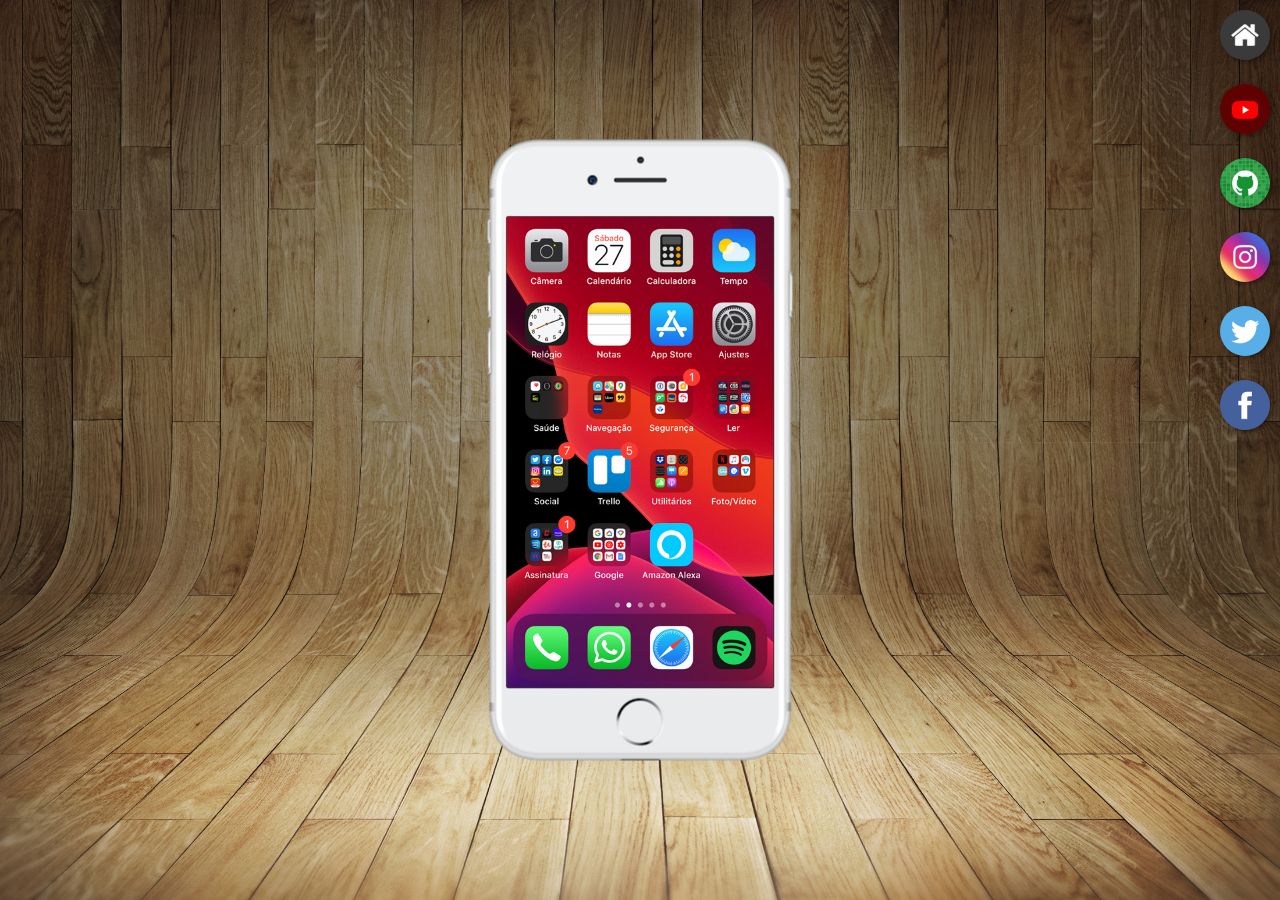
<file: index.html>
<!DOCTYPE html>
<html lang="pt-br">
<head>
    <meta charset="UTF-8">
    <meta http-equiv="X-UA-Compatible" content="IE=edge">
    <meta name="viewport" content="width=], initial-scale=1.0">
    <title>Projeto redes sociais</title>
    <link rel="shortcut icon" href="favicon.ico" type="image/x-icon">
    <link rel="stylesheet" href="estilo/style.css">
</head>
<body>
    <main>
        <section id="telefone">
            <iframe src="home.html" frameborder="0" name="tela" id="tela">
                Esse navegador não é compatível com iframe
            </iframe>
        </section>
        <section id="redes_sociais">
            <a href="home.html" target="tela"><img src="imagens/logo-home.jpg" alt="home"></a> <br>
            <a href="youtube.html" target="tela"><img src="imagens/logo-youtube.jpg" alt="youtube"></a> <br>
            <a href="github.html" target="tela"><img src="imagens/logo-github.jpg" alt="github"></a> <br>
            <a href="instagram.html" target="tela"><img src="imagens/logo-instagram.jpg" alt="instagram"></a> <br>
            <a href="twitter.html" target="tela"><img src="imagens/logo-twitter.jpg" alt="twitter"></a> <br>
            <a href="facebook.html" target="tela"><img src="imagens/logo-facebook.jpg" alt="facebook"></a>
        </section>
    </main>
</body>
</html>
</file>
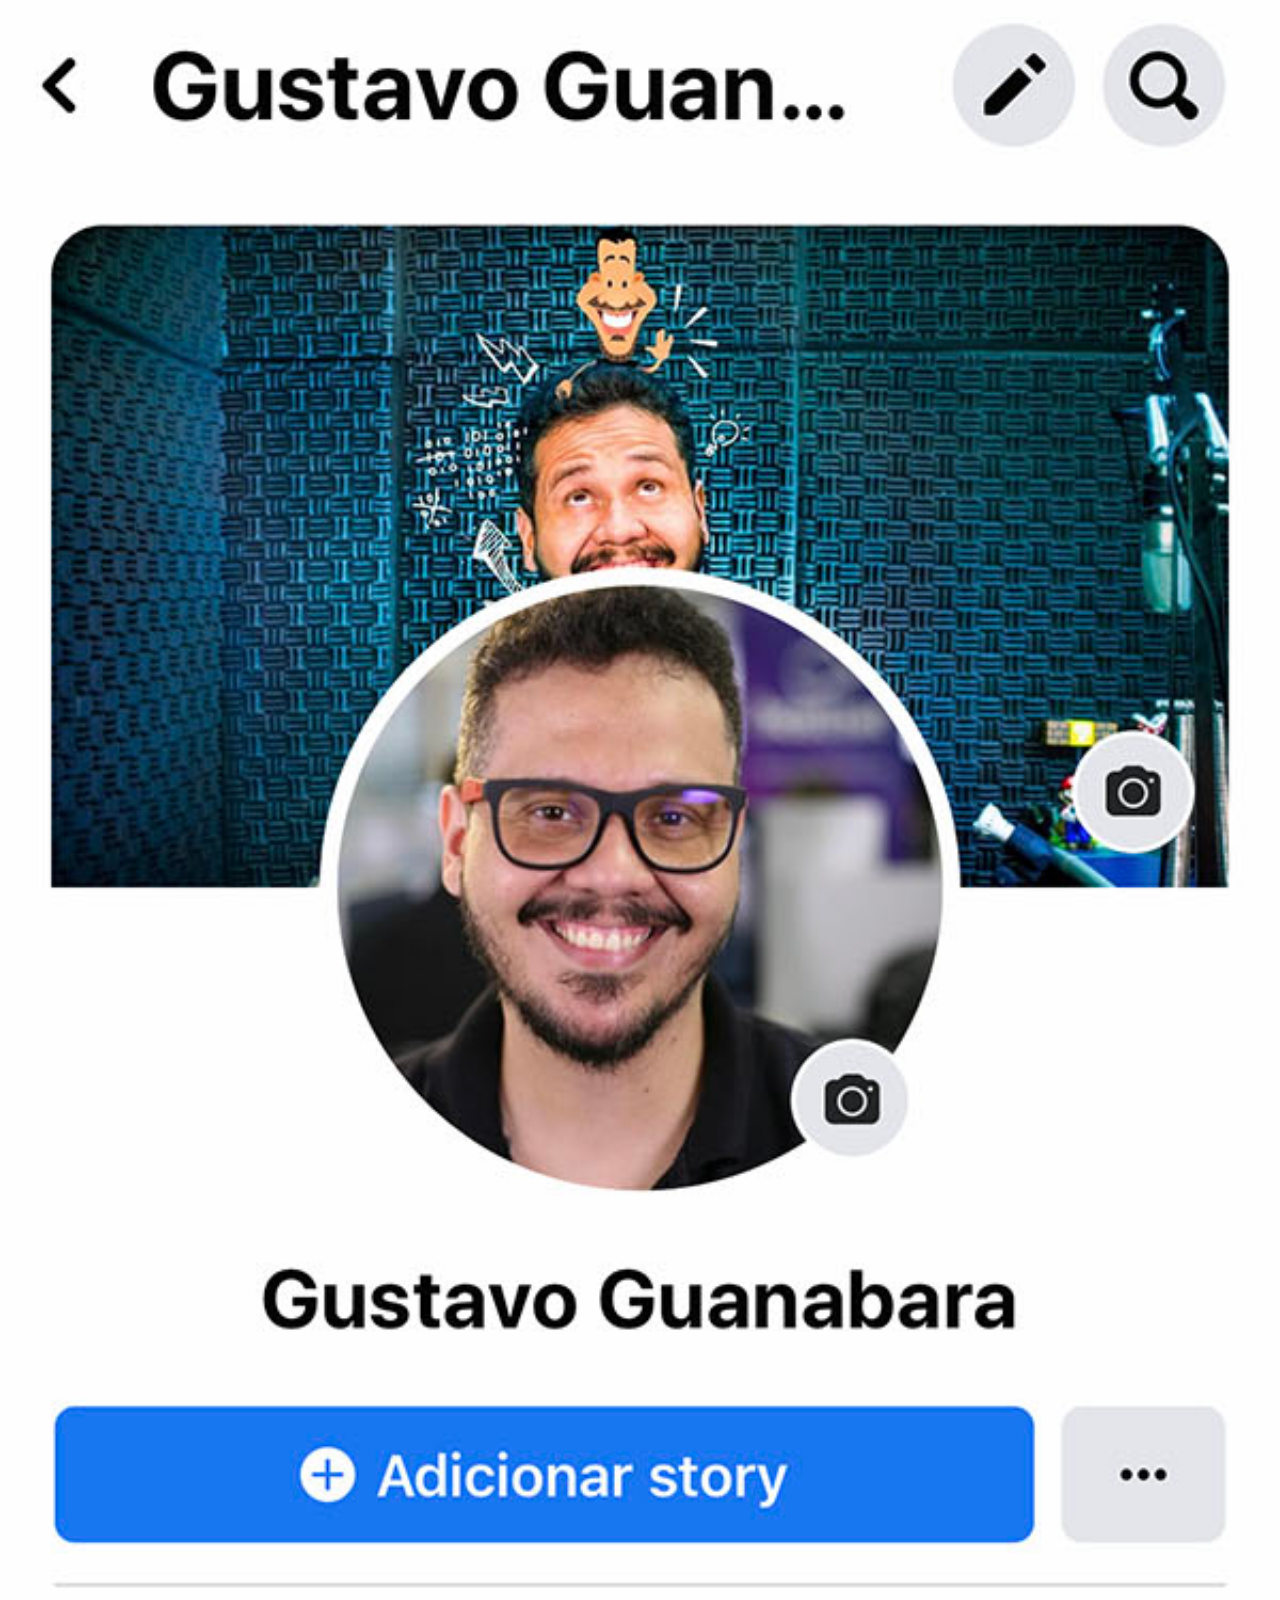
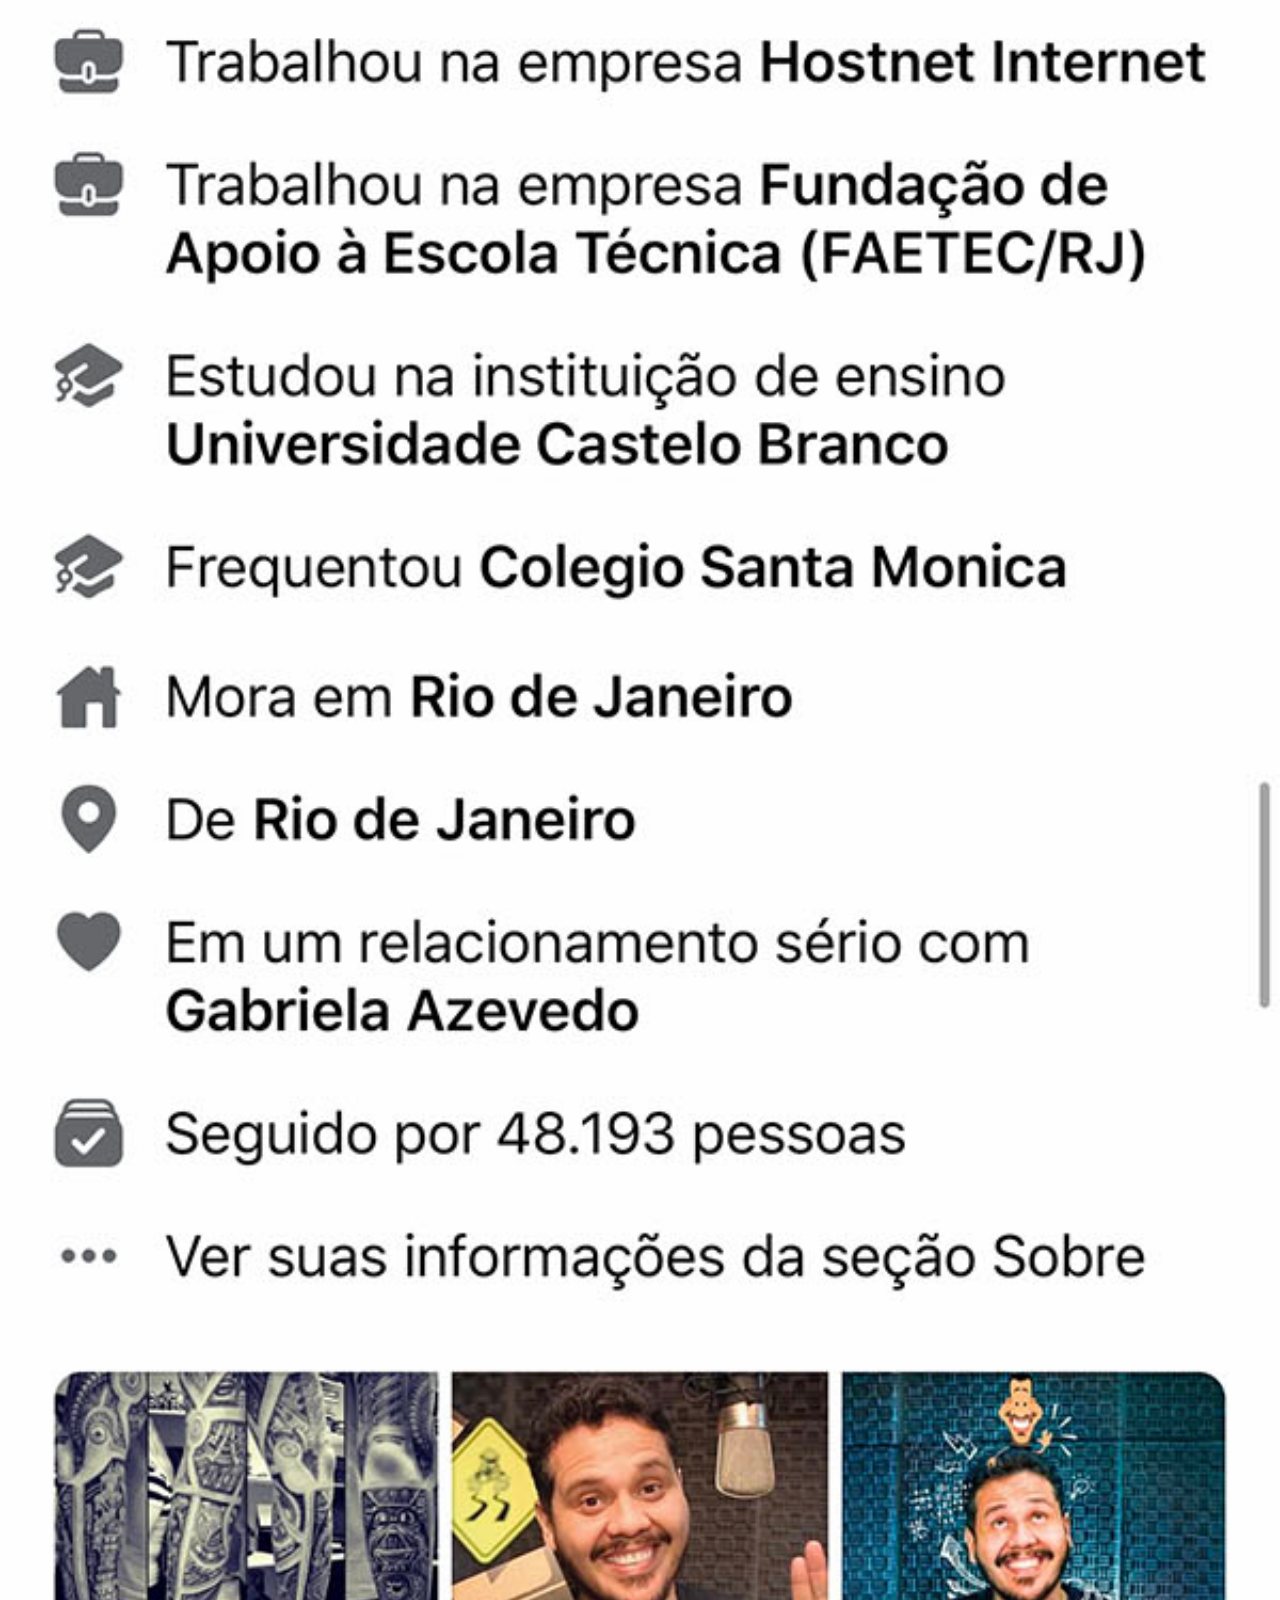
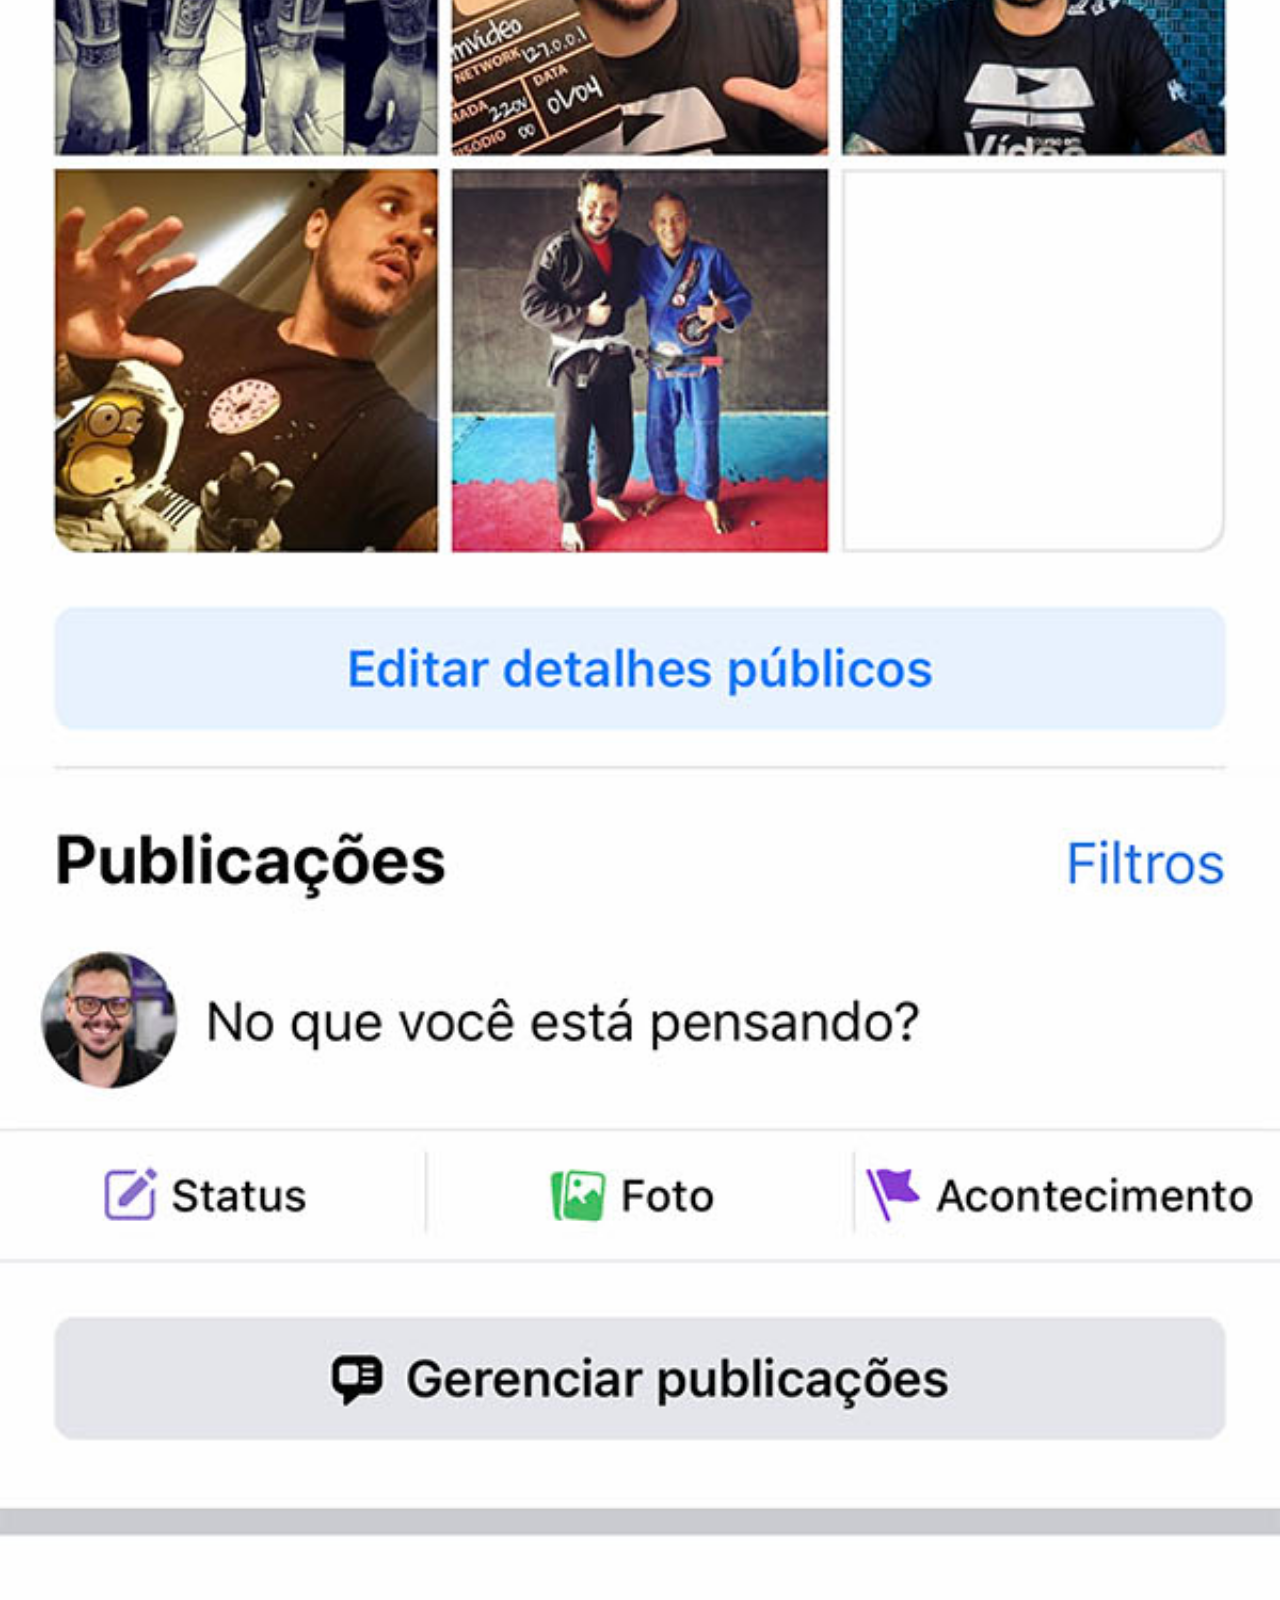
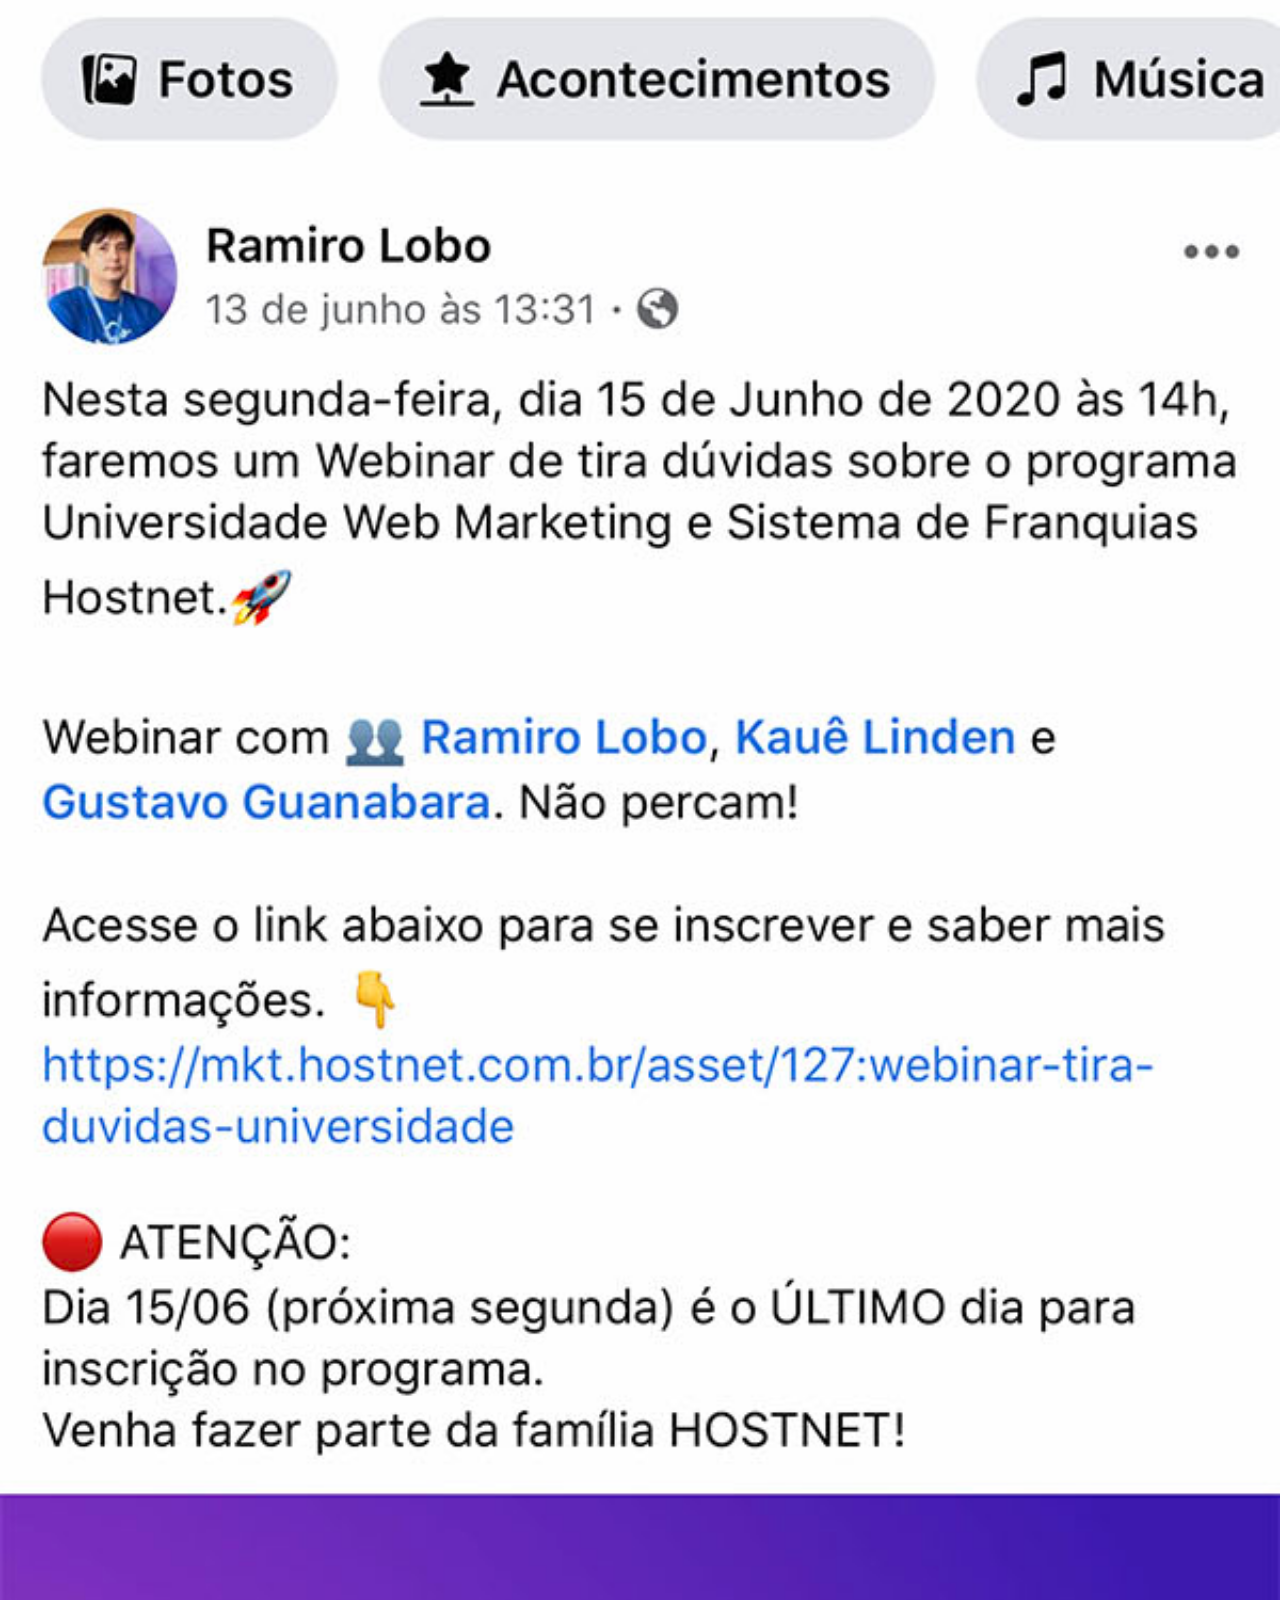
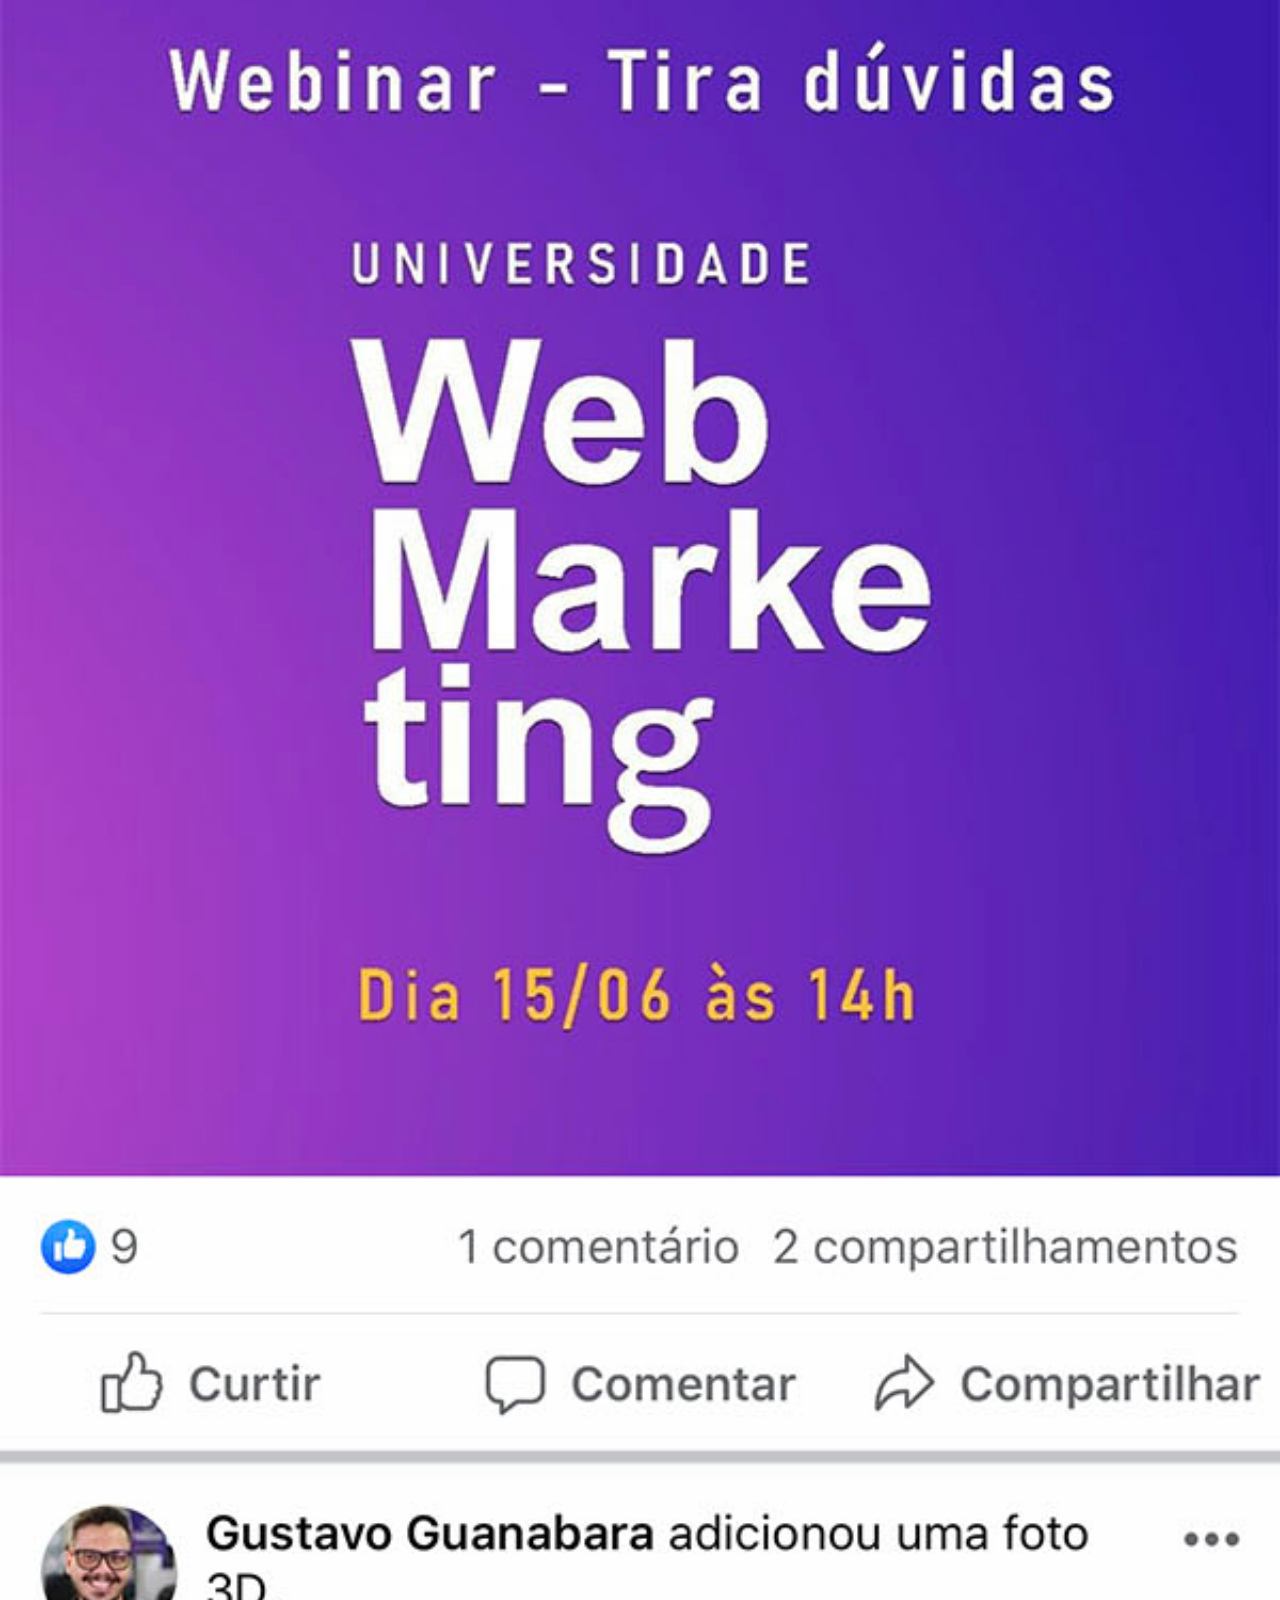
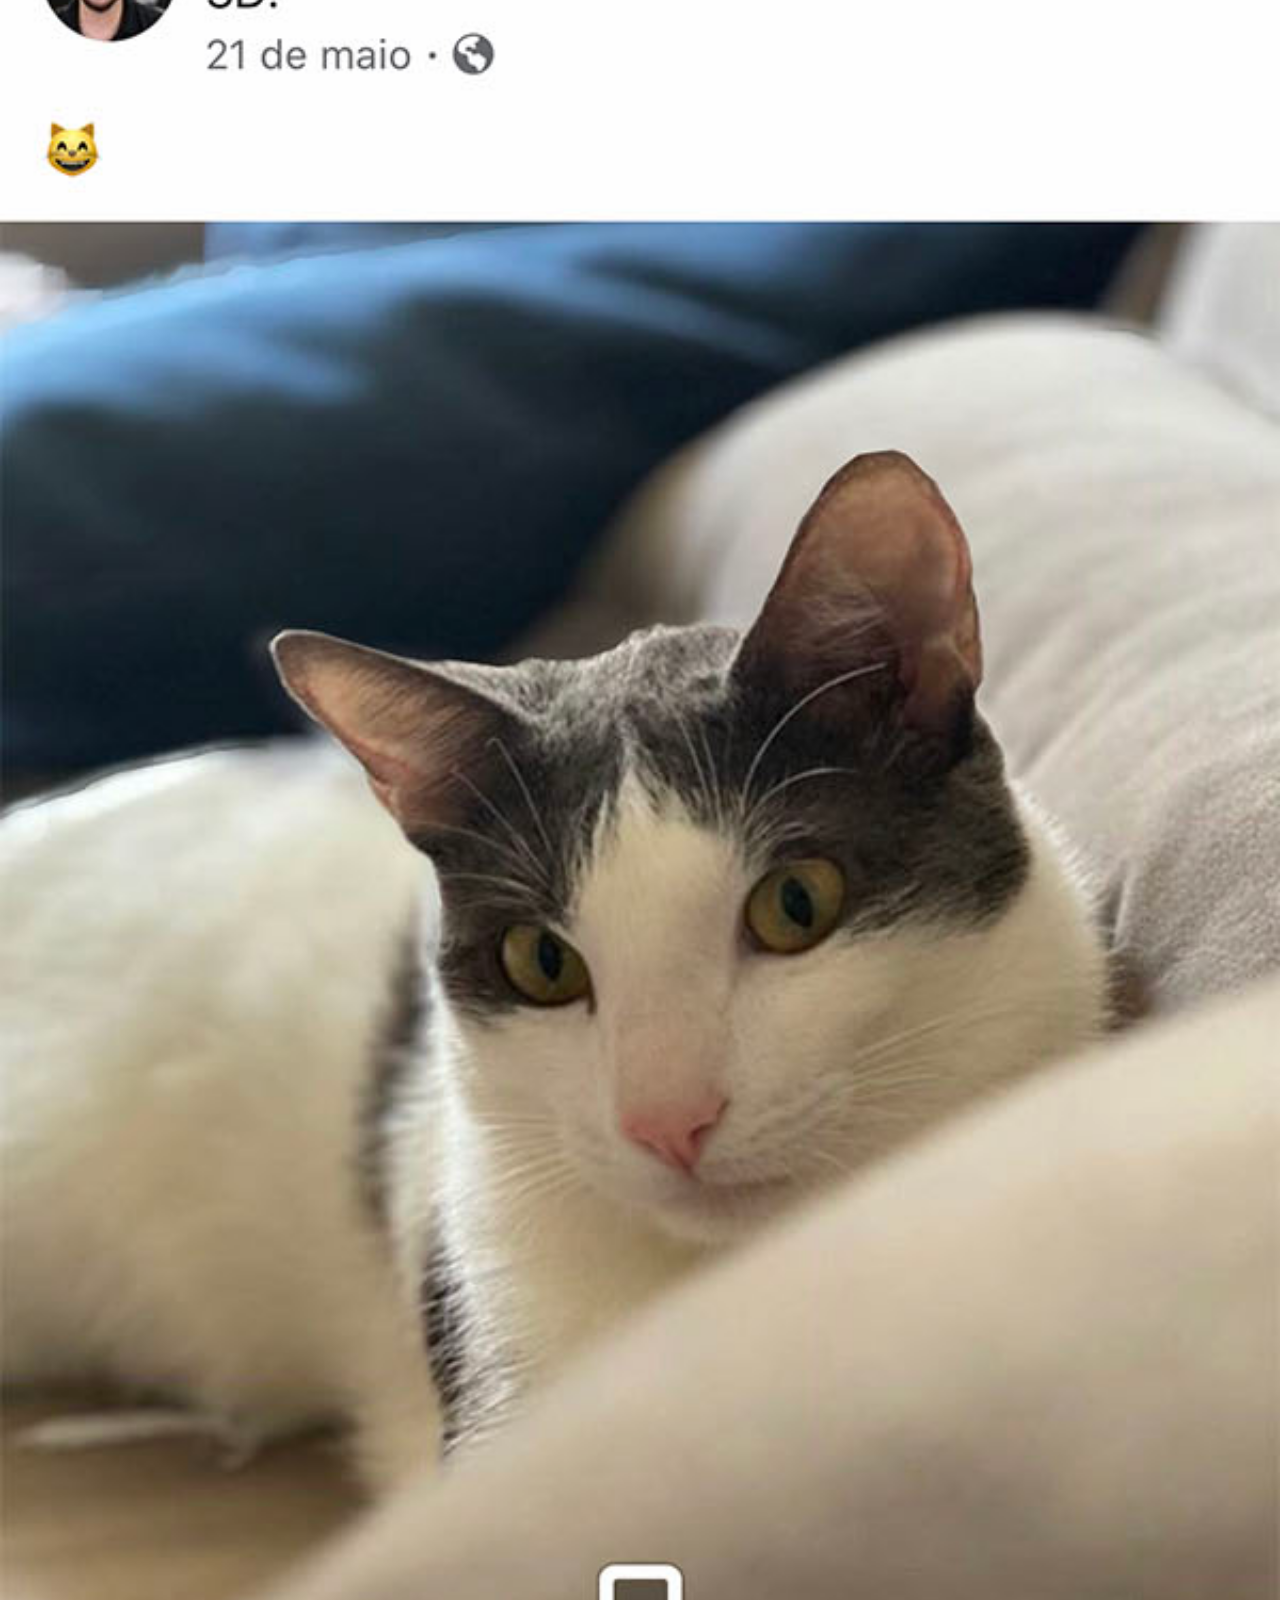
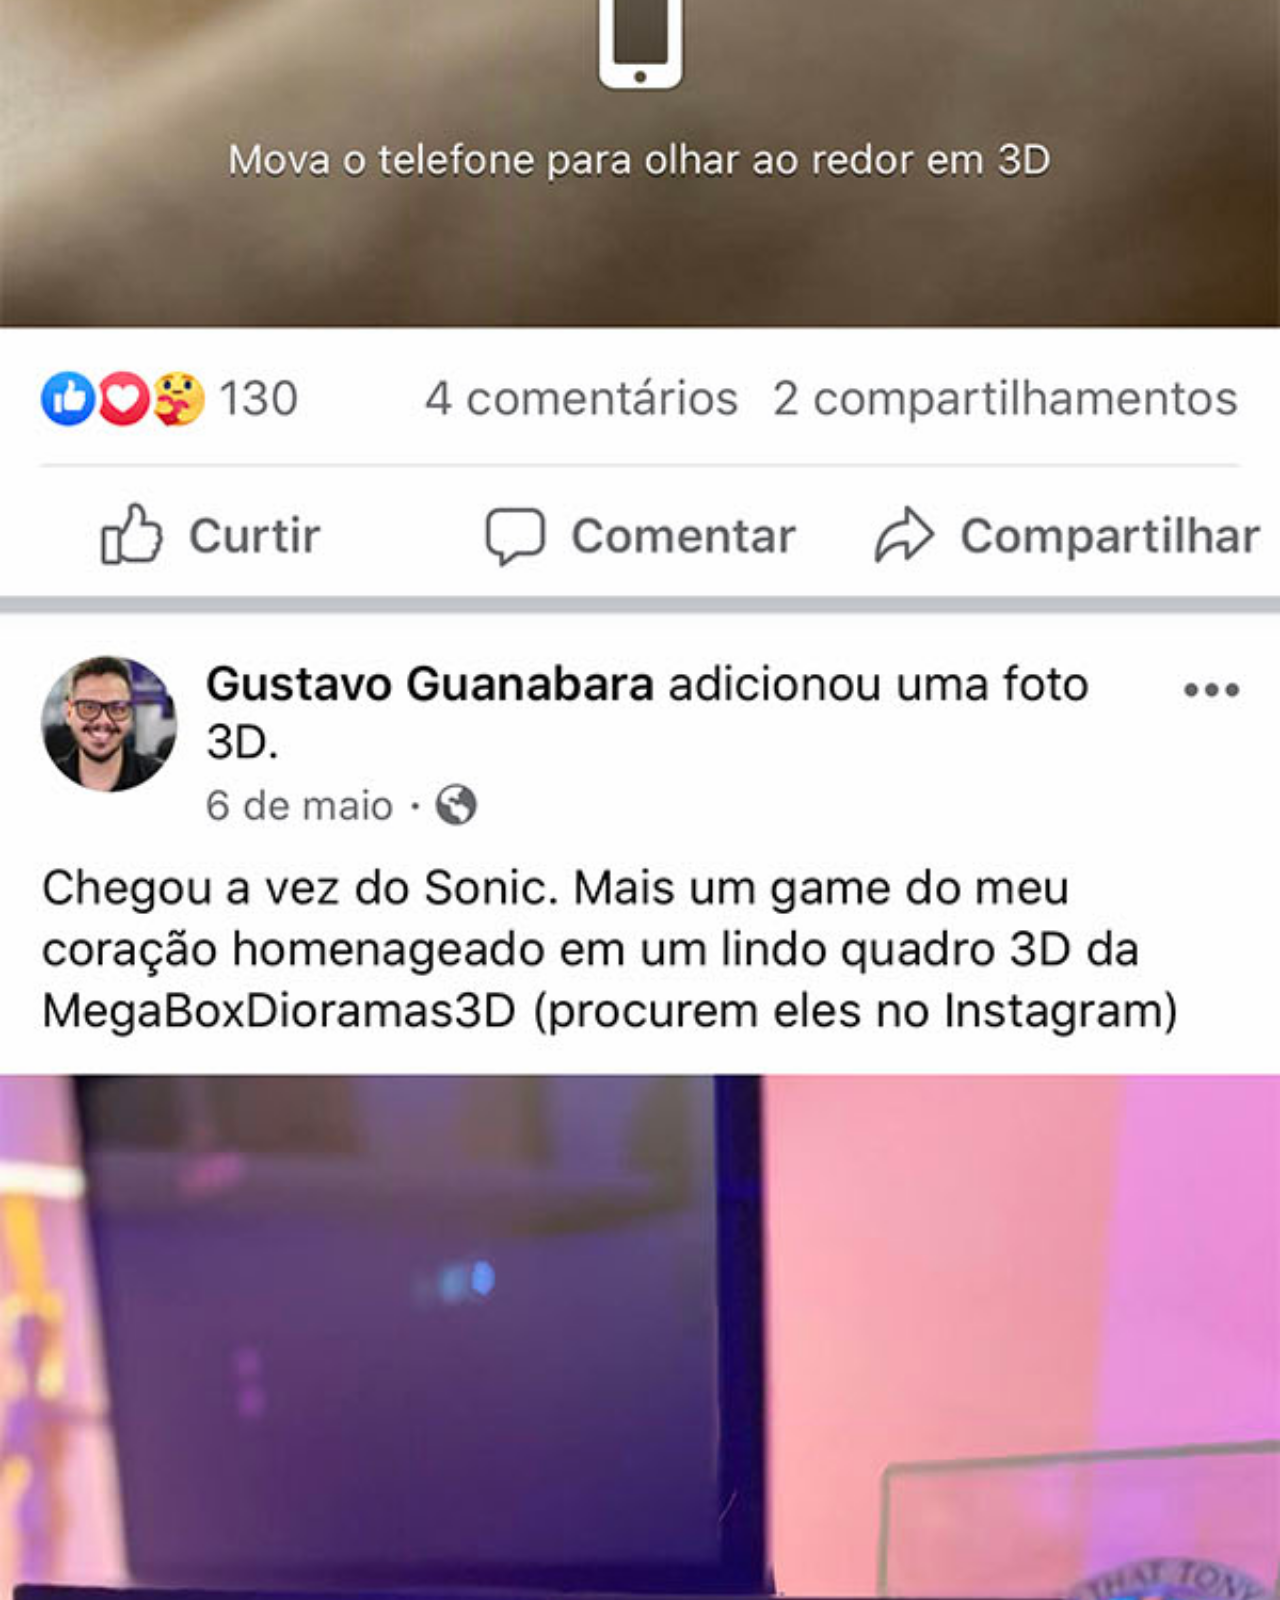
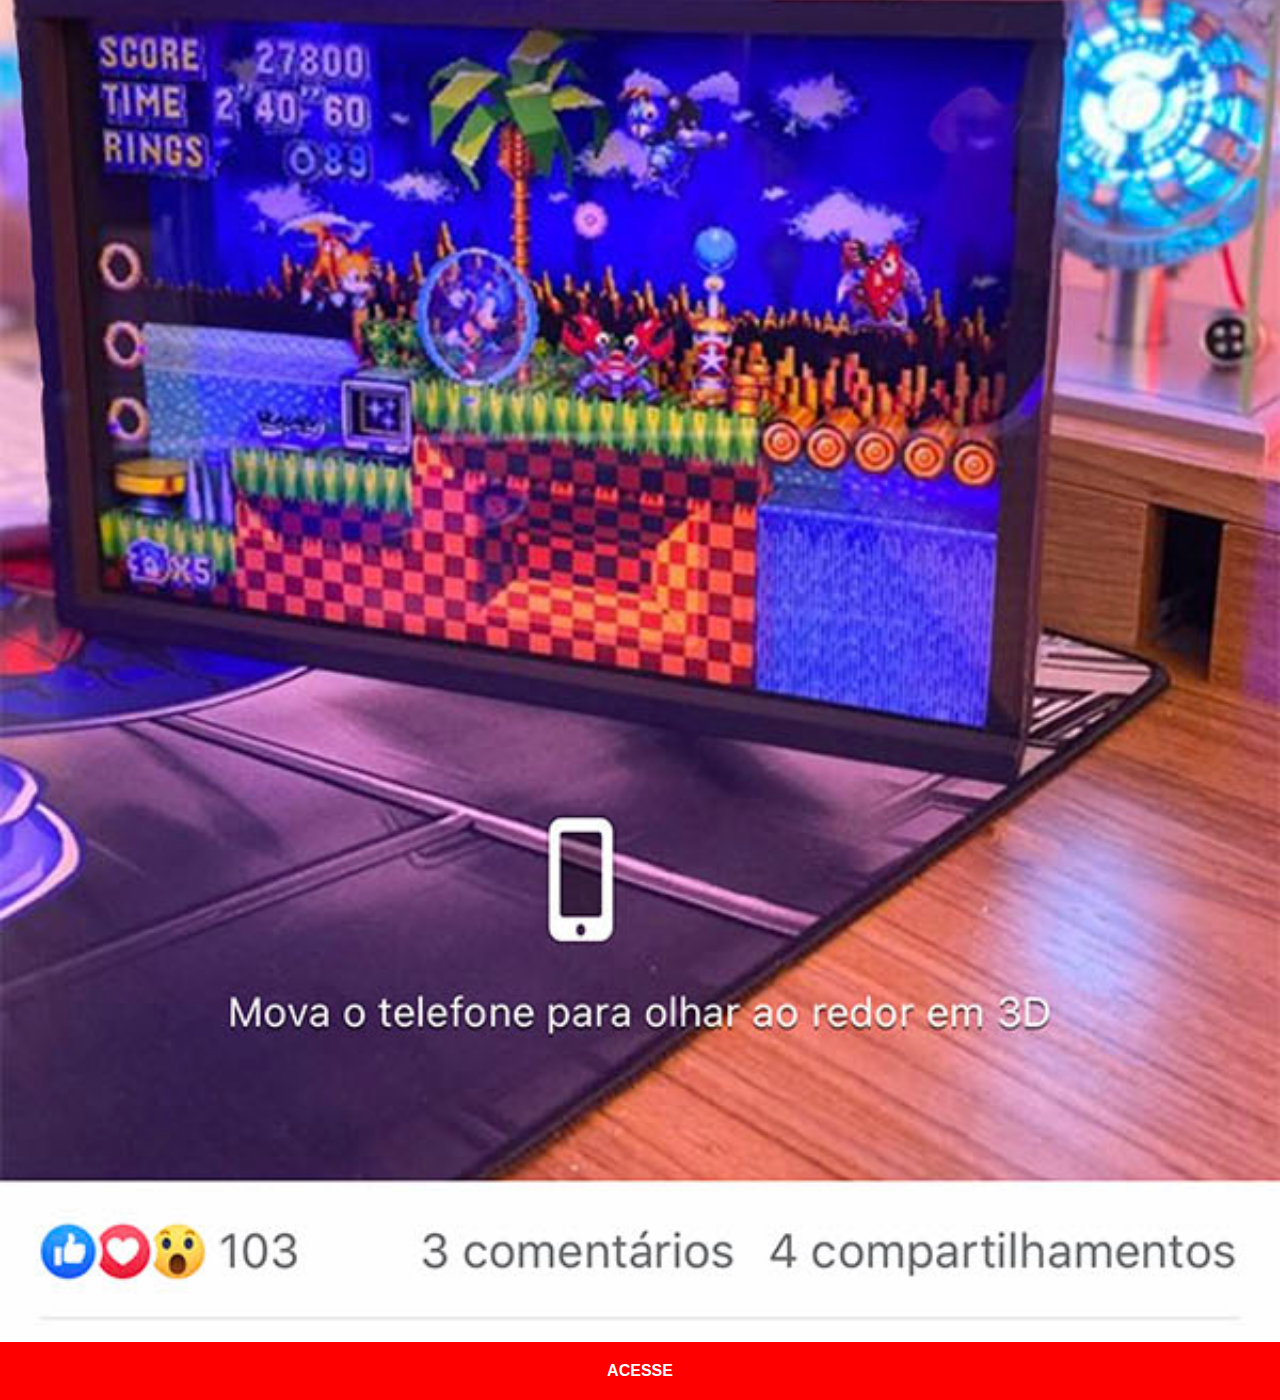
<file: facebook.html>
<!DOCTYPE html>
<html lang="pt-br">
<head>
    <meta charset="UTF-8">
    <meta http-equiv="X-UA-Compatible" content="IE=edge">
    <meta name="viewport" content="width=device-width, initial-scale=1.0">
    <link rel="stylesheet" href="estilo/social.css">
    <title>Facebook</title>
</head>
<body>
    <img src="imagens/tela-facebook.jpg" alt="facebook">
    <a href="https://www.facebook.com/groups/1520234831617060" target="_blank">ACESSE</a>
</body>
</html>
</file>
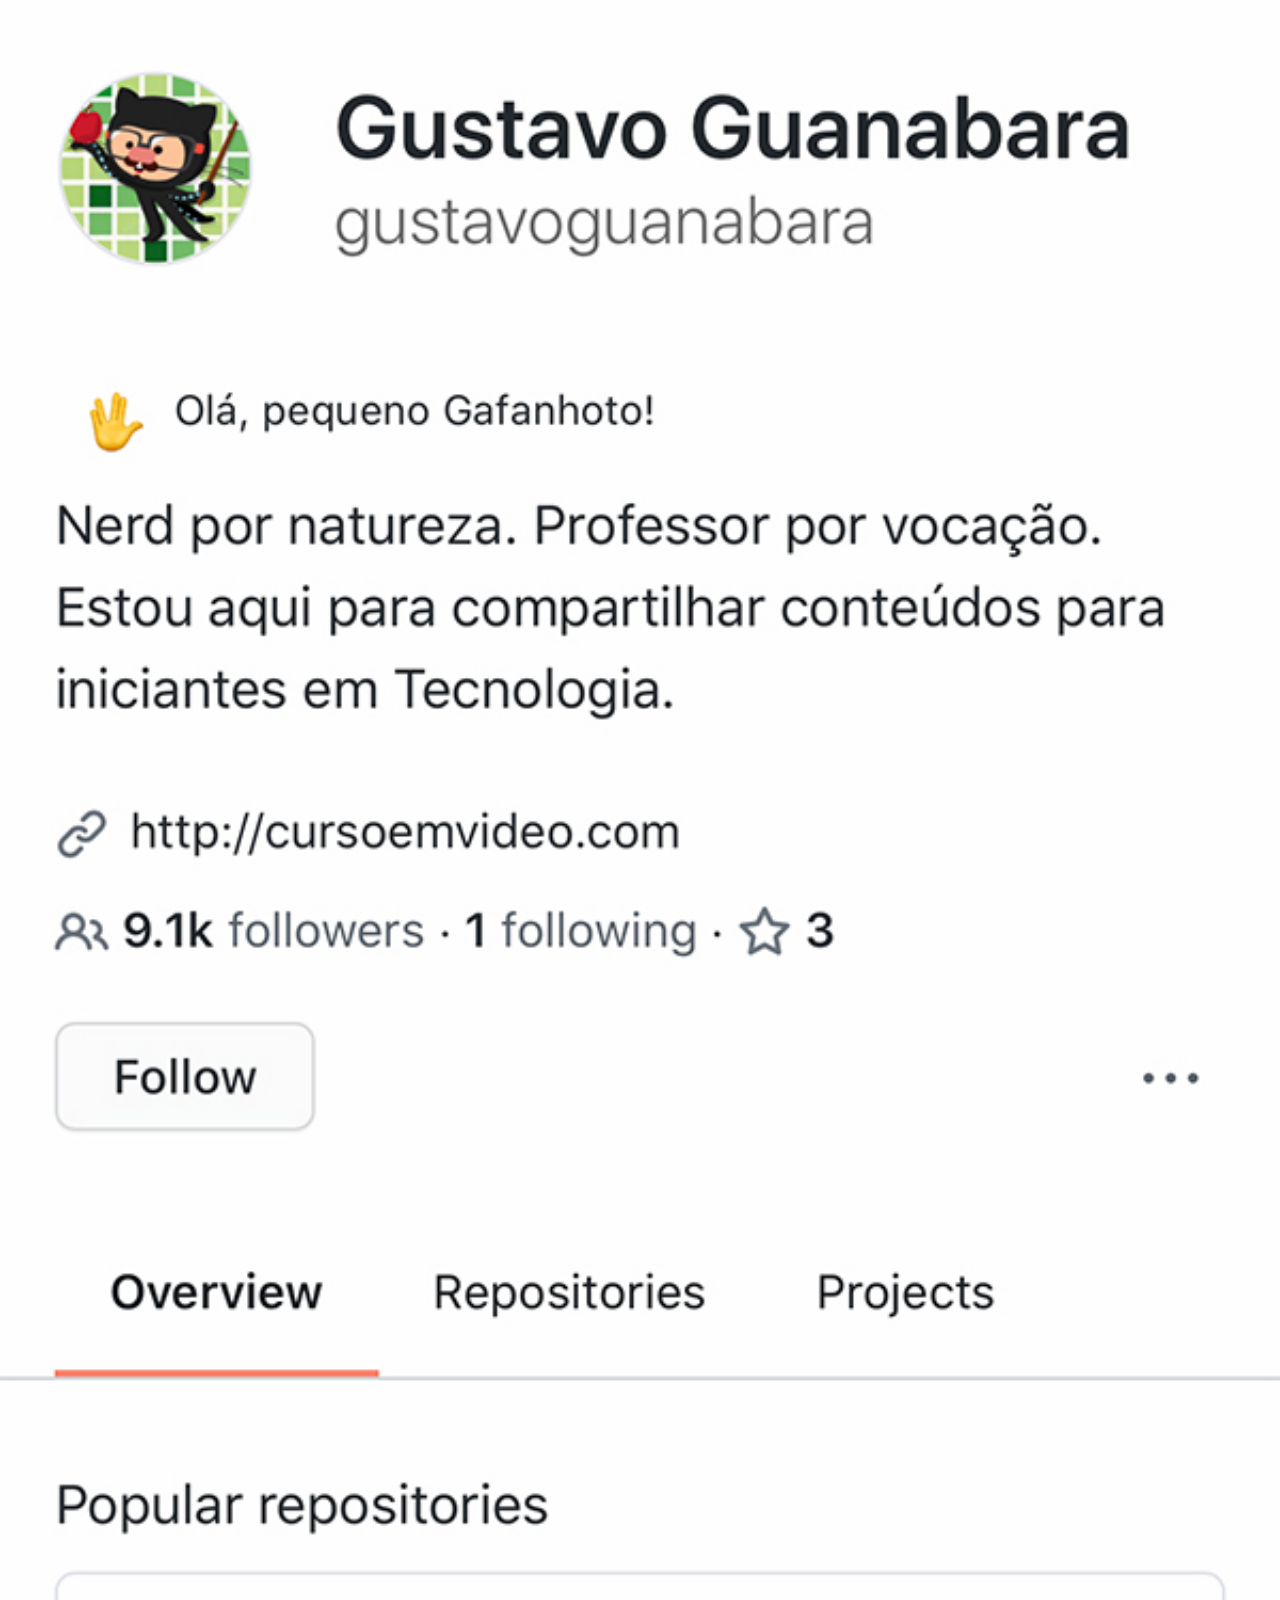
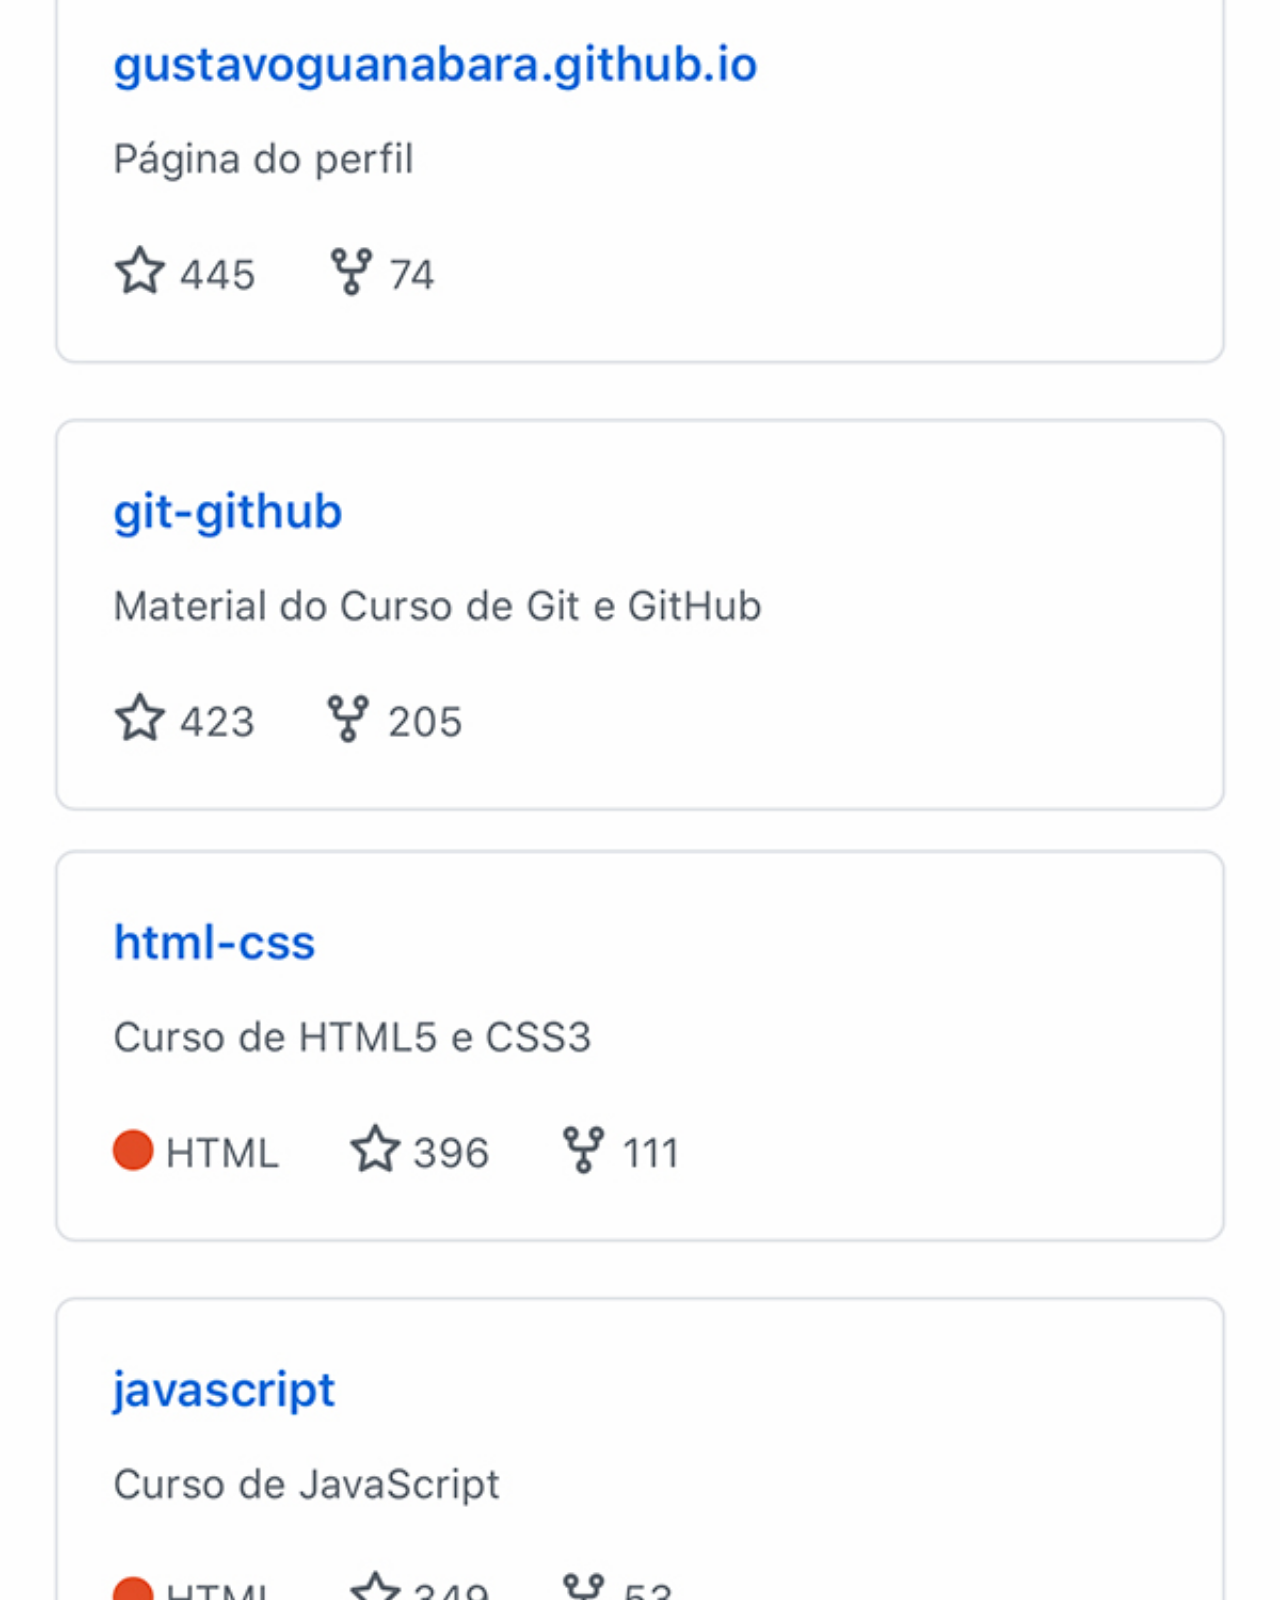
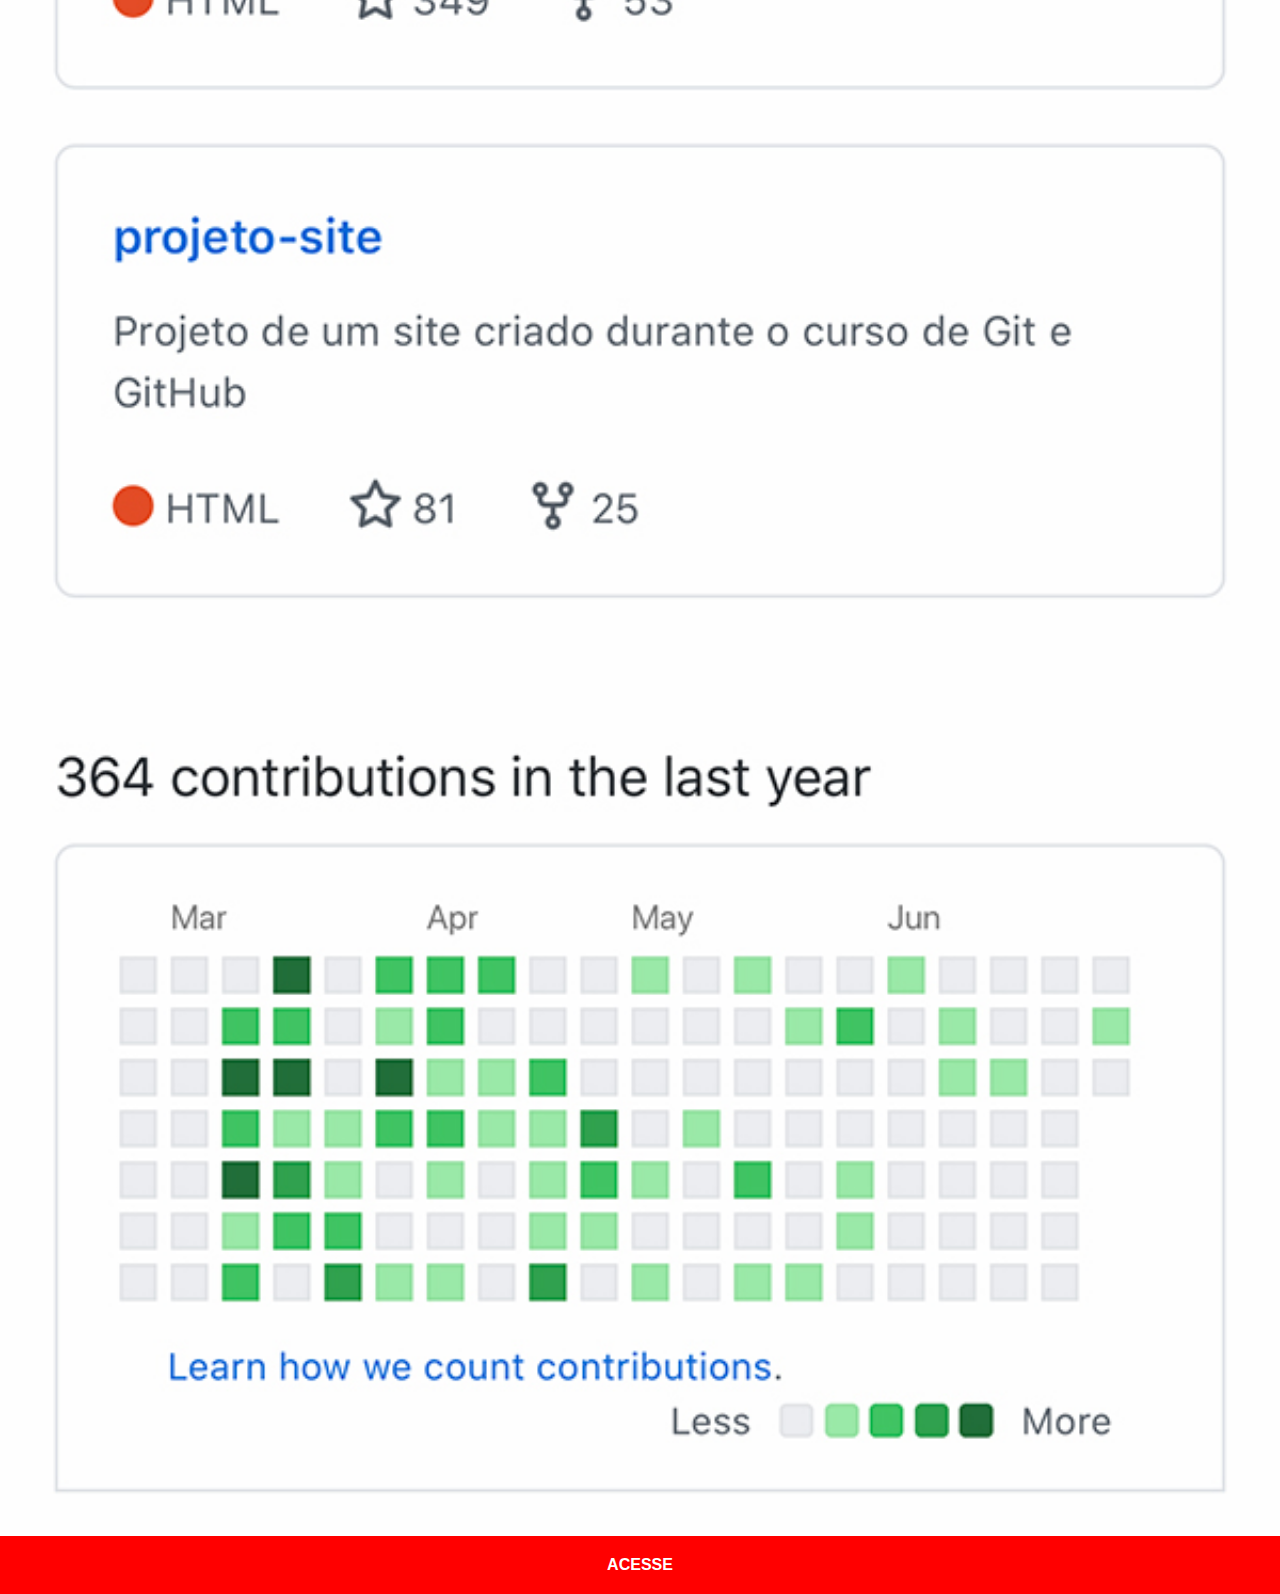
<file: github.html>
<!DOCTYPE html>
<html lang="pt-br">
<head>
    <meta charset="UTF-8">
    <meta http-equiv="X-UA-Compatible" content="IE=edge">
    <meta name="viewport" content="width=device-width, initial-scale=1.0">
    <link rel="stylesheet" href="estilo/social.css">
    <title>Github</title>
</head>
<body>
    <img src="imagens/tela-github.jpg" alt="github">
    <a href="https://github.com/cursoemvideo" target="_blank">ACESSE</a>
</body>
</html>
</file>
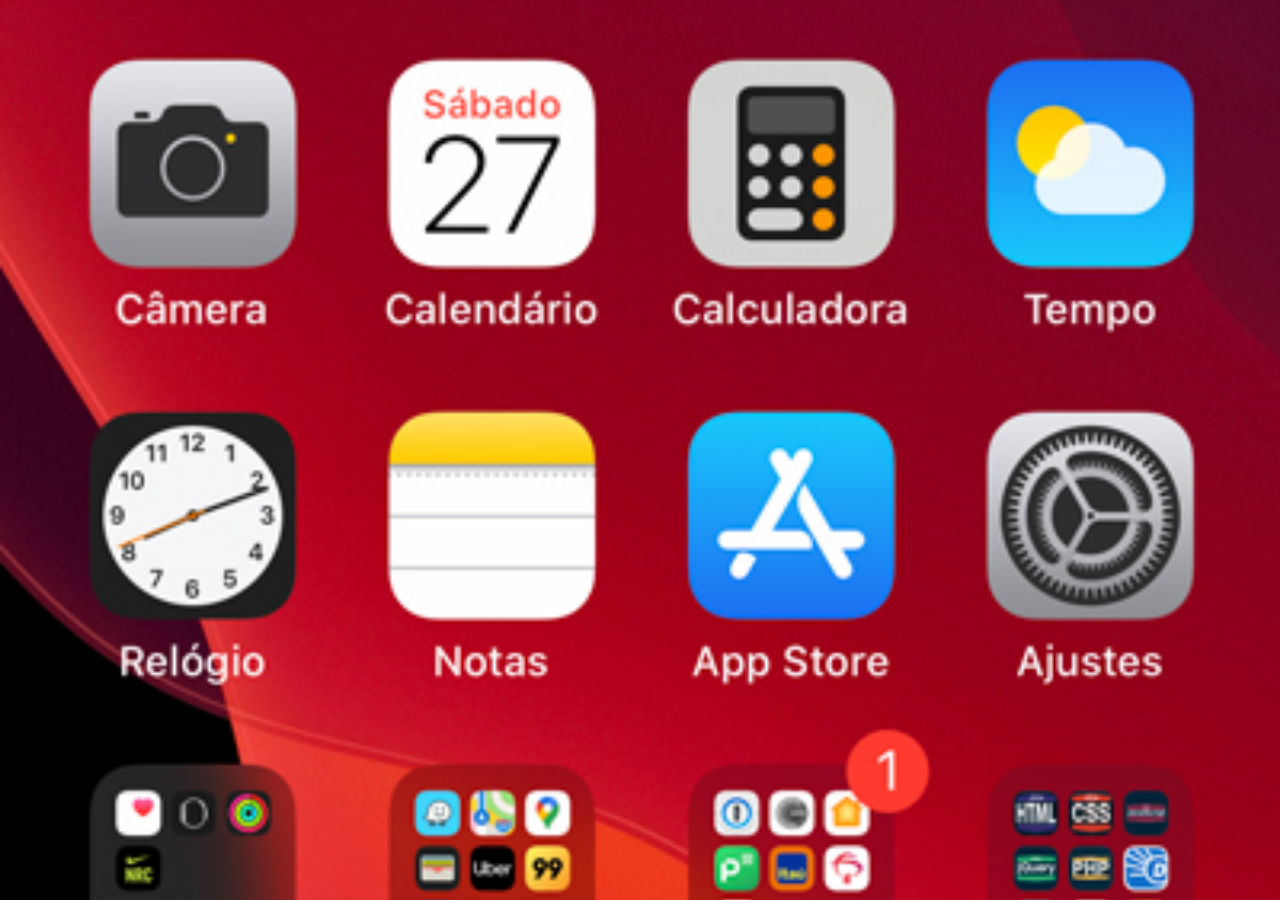
<file: home.html>
<!DOCTYPE html>
<html lang="pt-br">
<head>
    <meta charset="UTF-8">
    <meta http-equiv="X-UA-Compatible" content="IE=edge">
    <meta name="viewport" content="width=device-width, initial-scale=1.0">
    <title>Home</title>
    <style>
        * {
            margin: 0px;
            padding: 0px;
        }

        body {
            width: 100vw;
            height: 100vh;
            background: #000000 url("imagens/tela-home.jpg") no-repeat top center;
            background-size: cover;
        }

    </style>
</head>
<body>
</body>
</html>
</file>
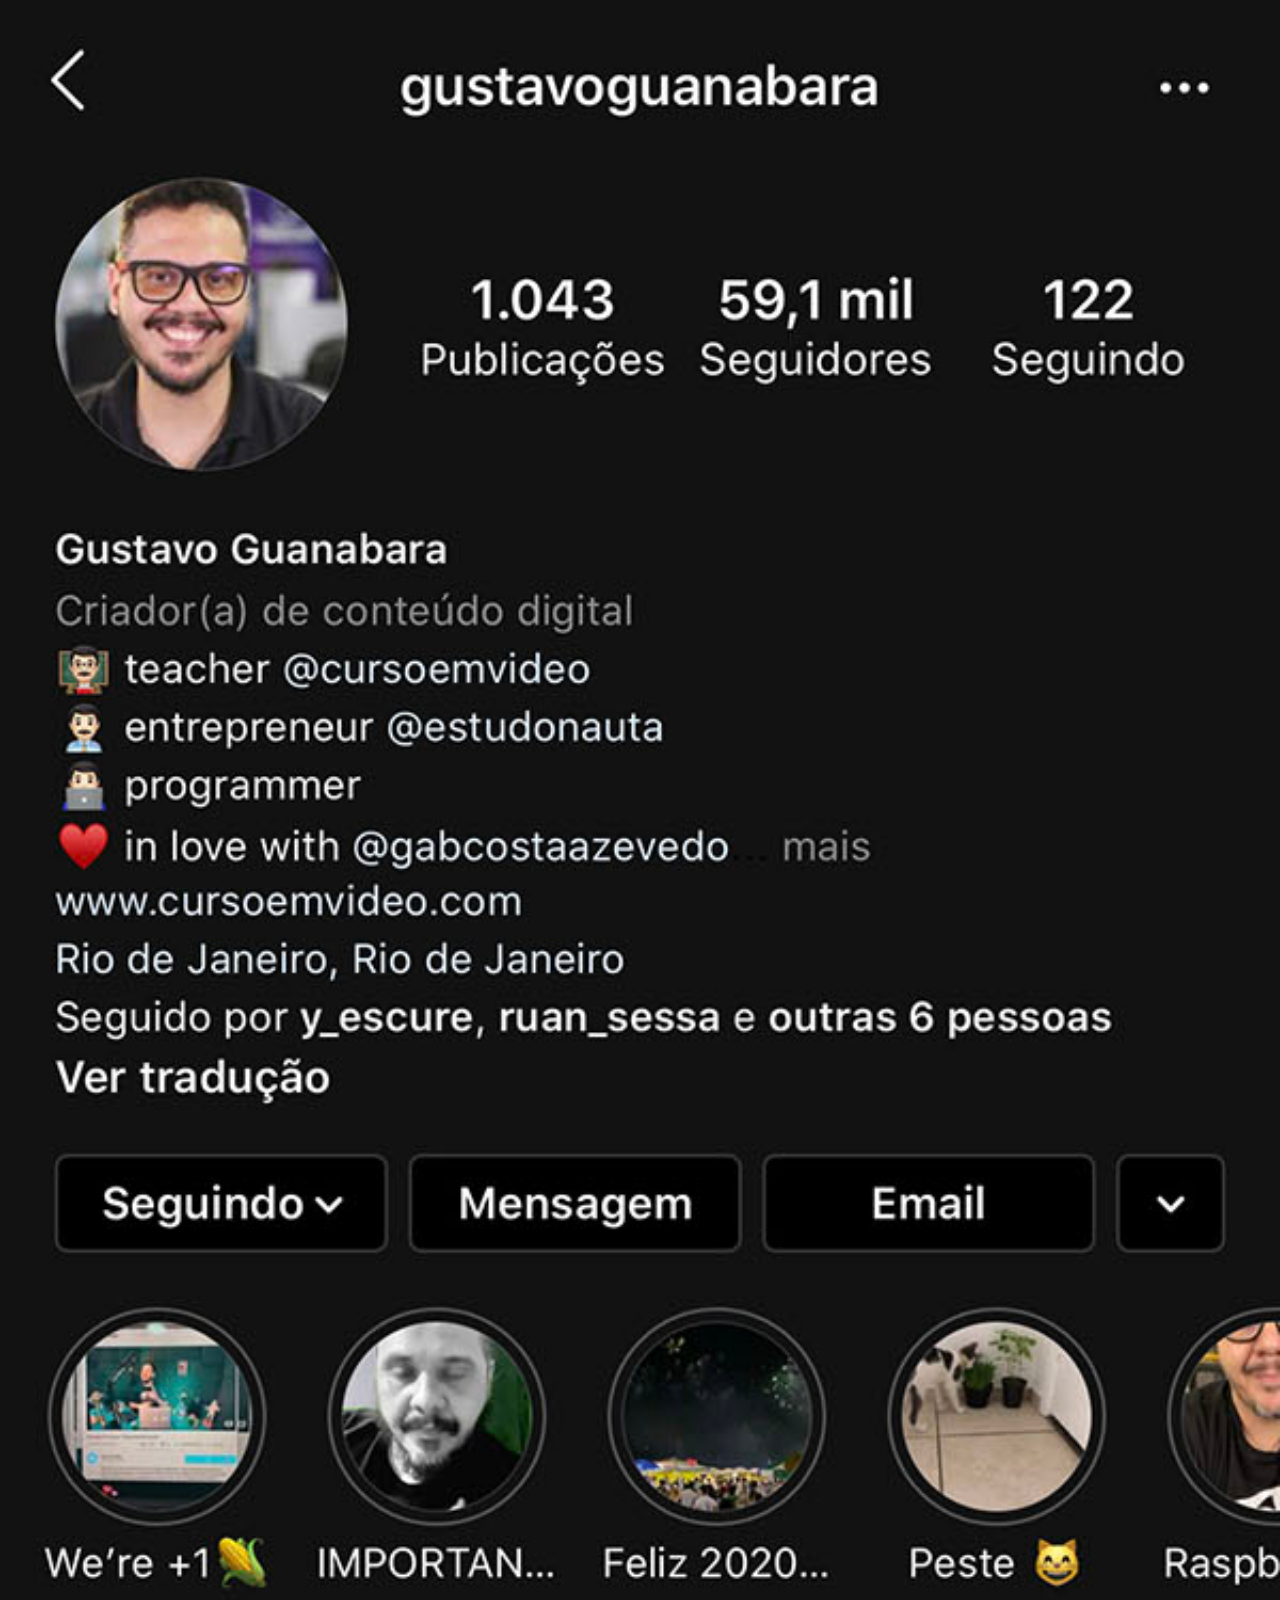
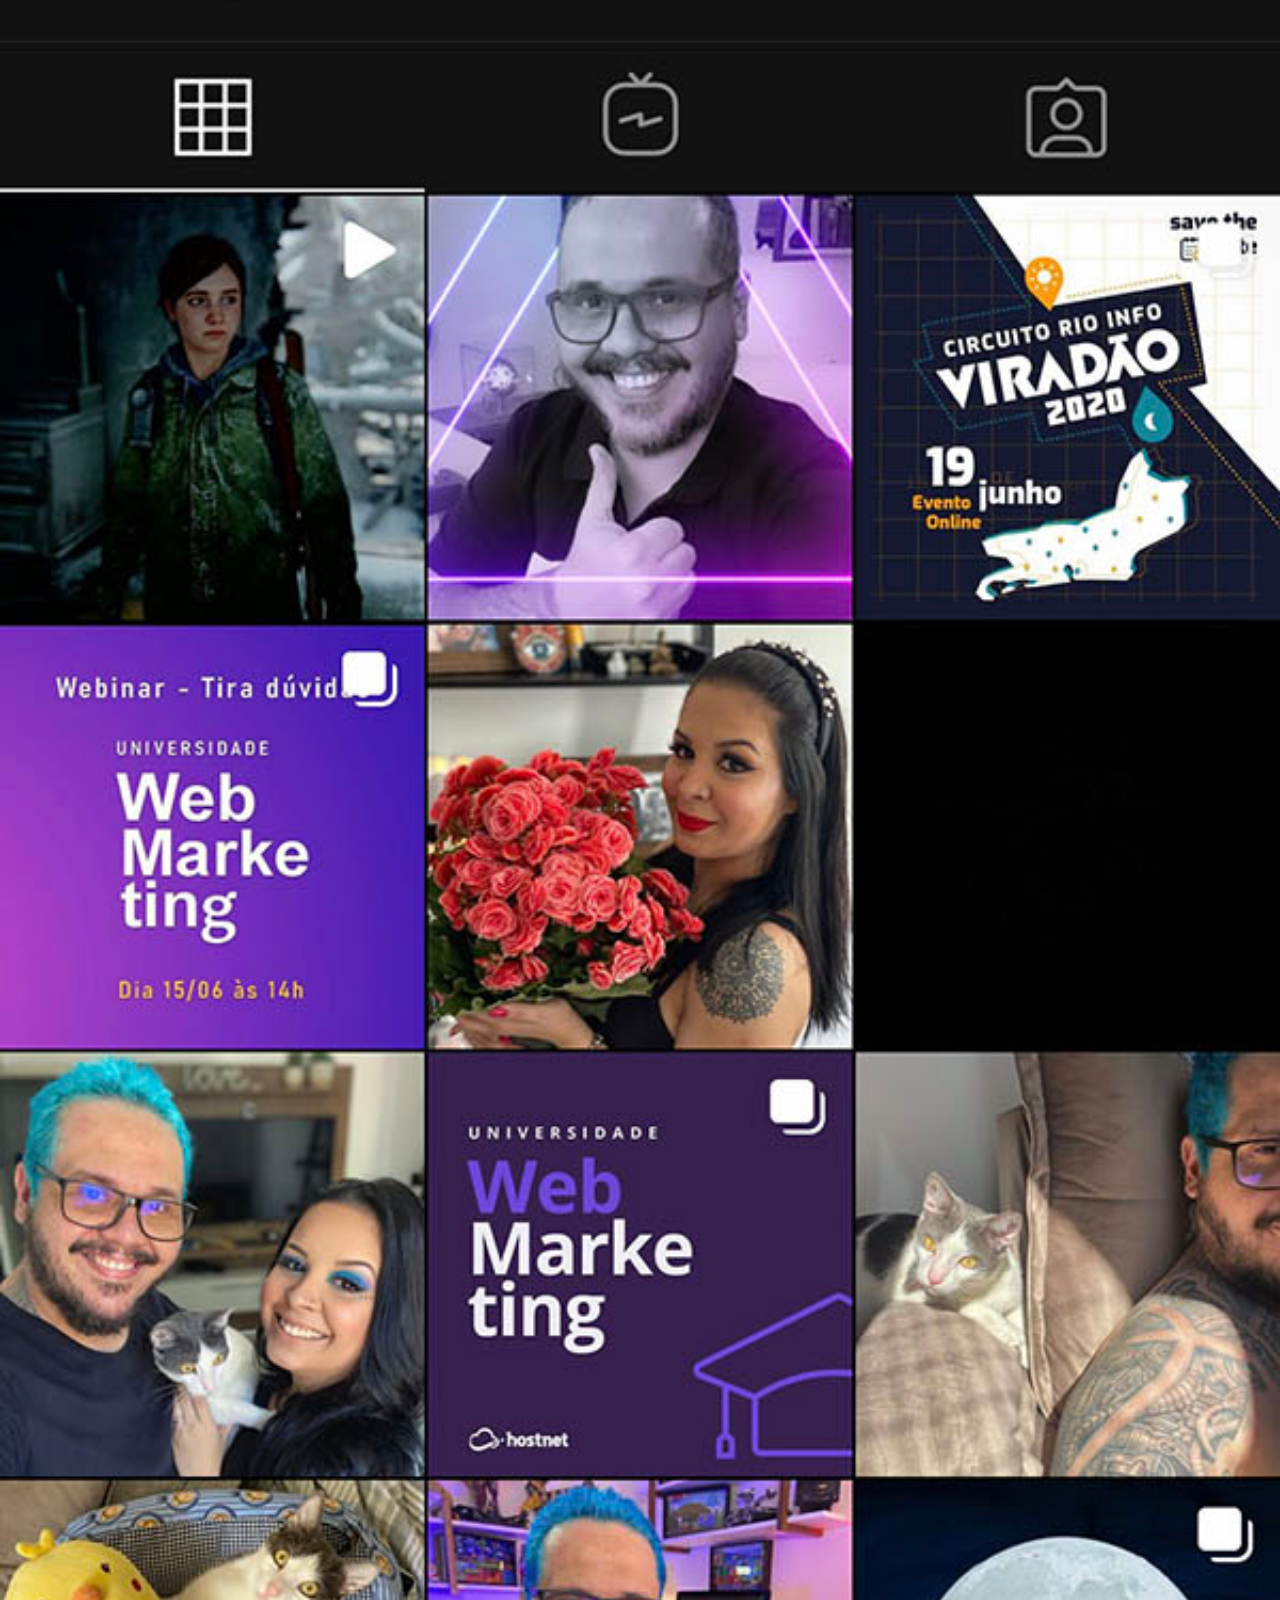
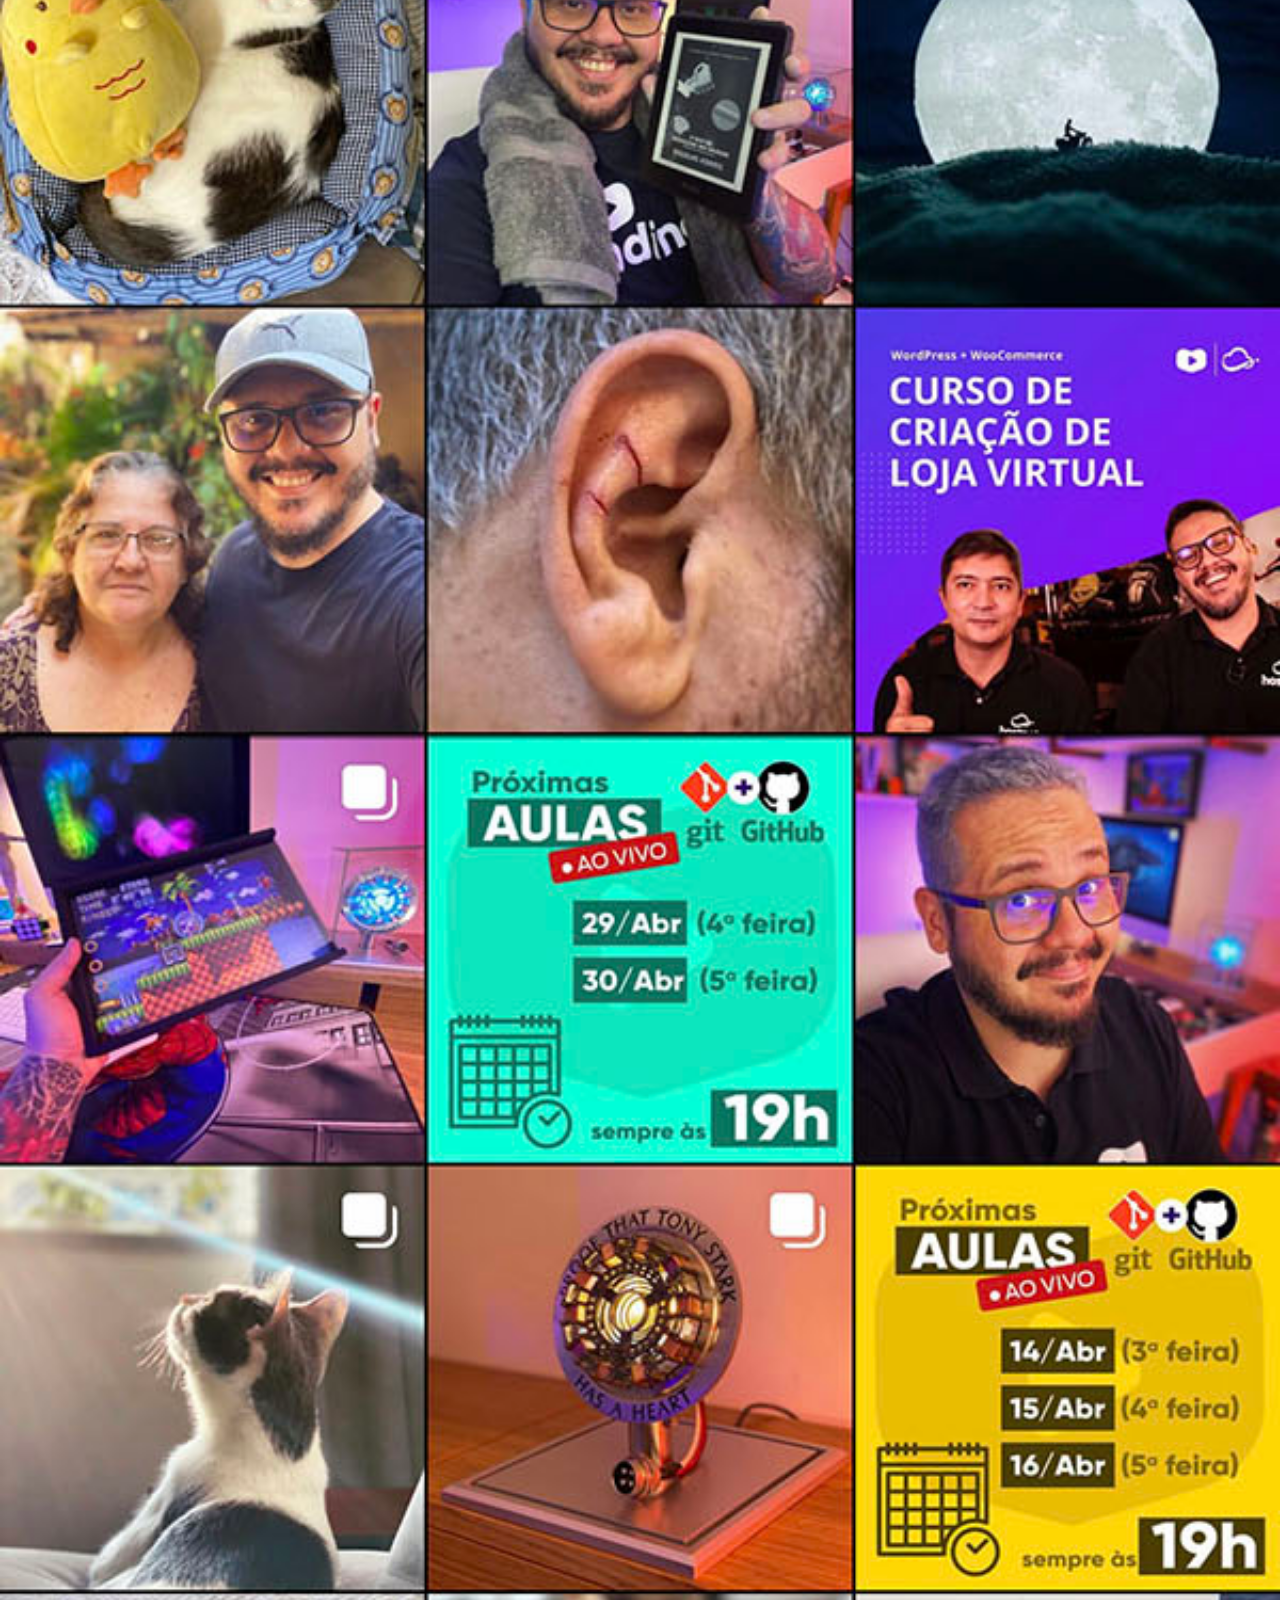
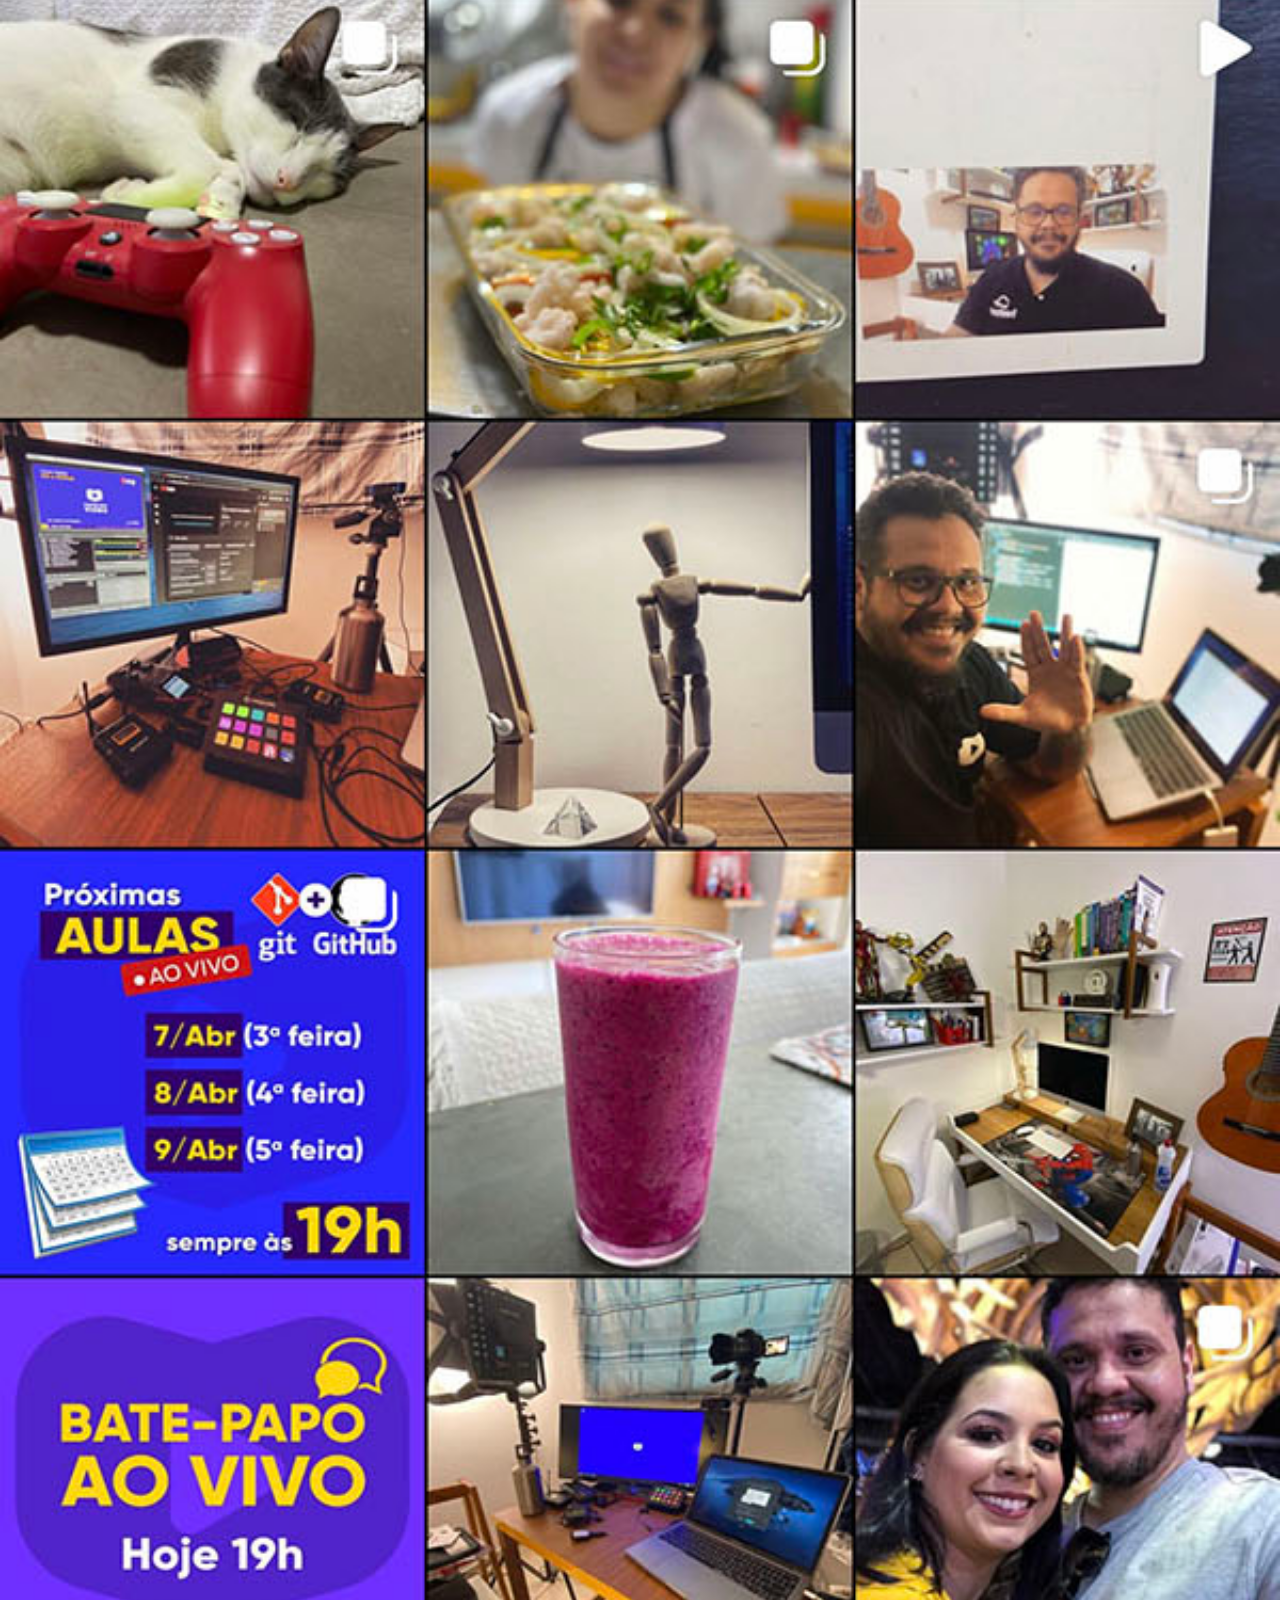
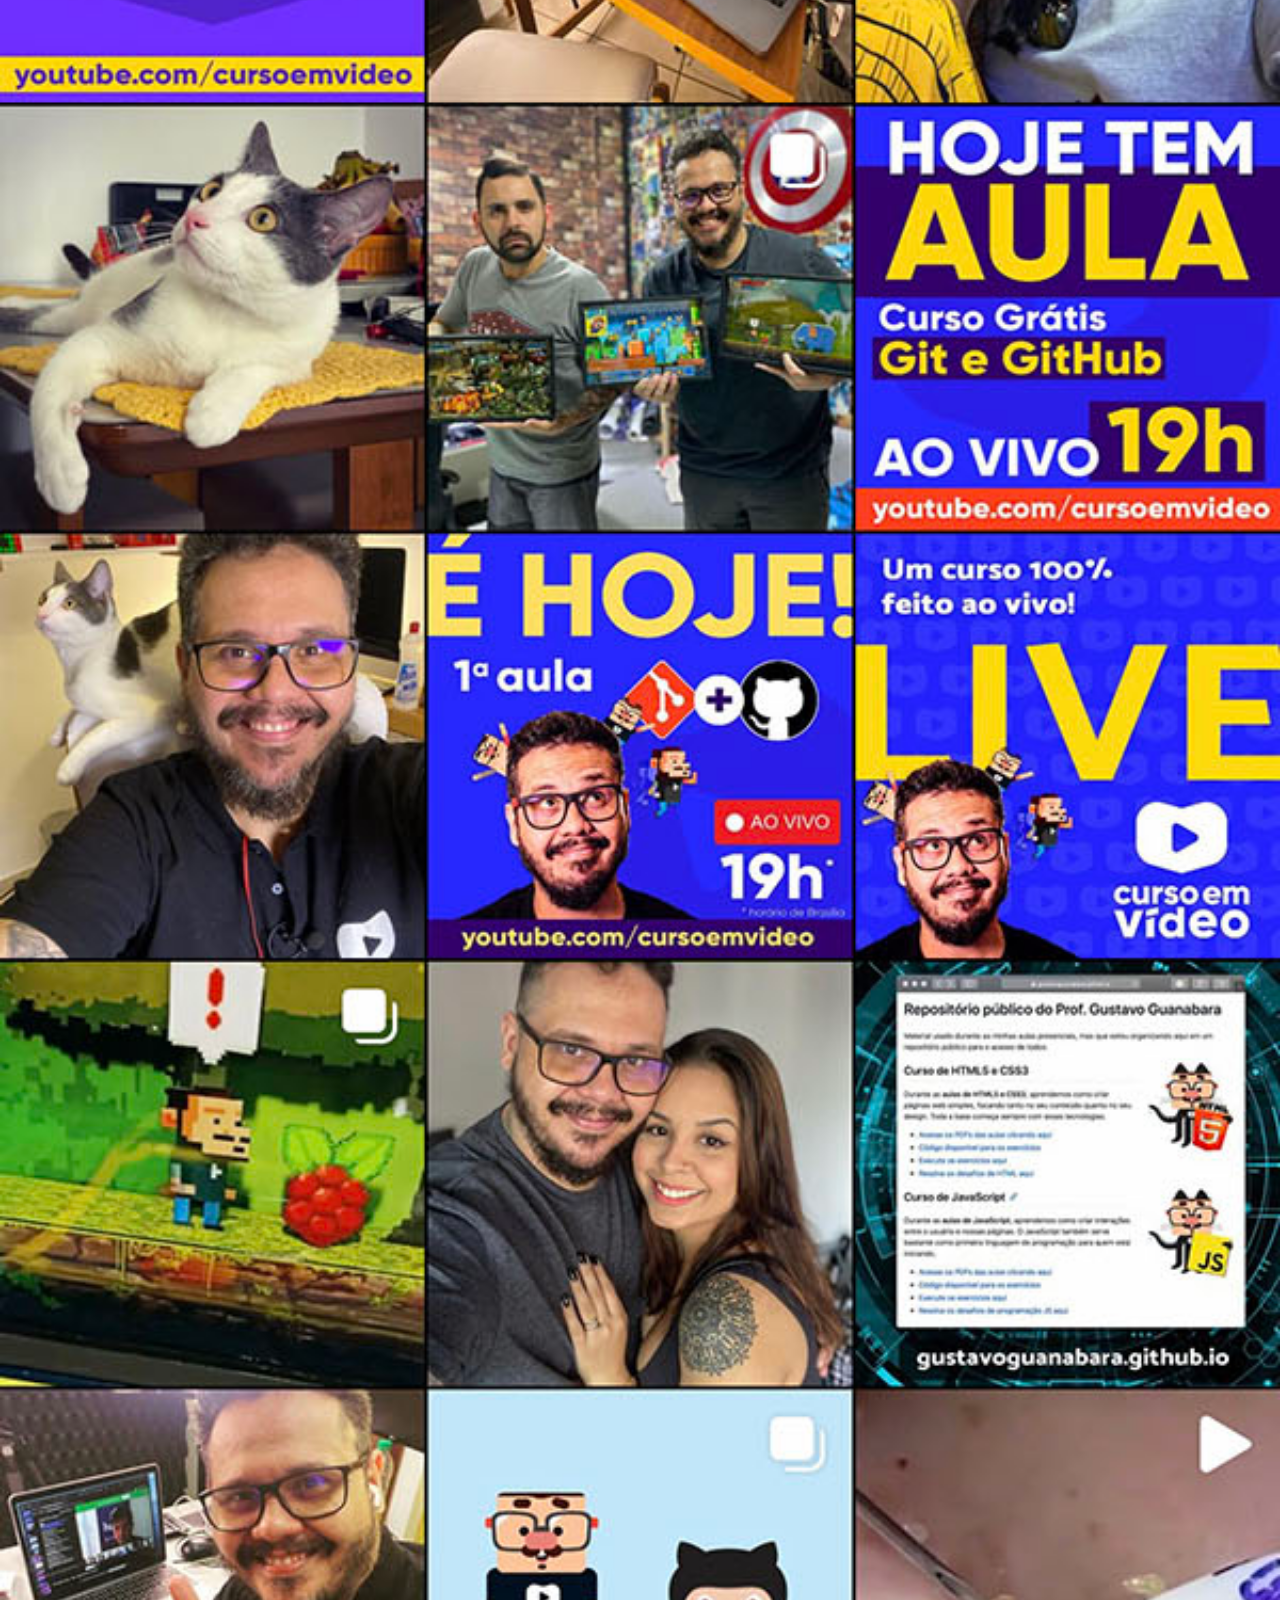
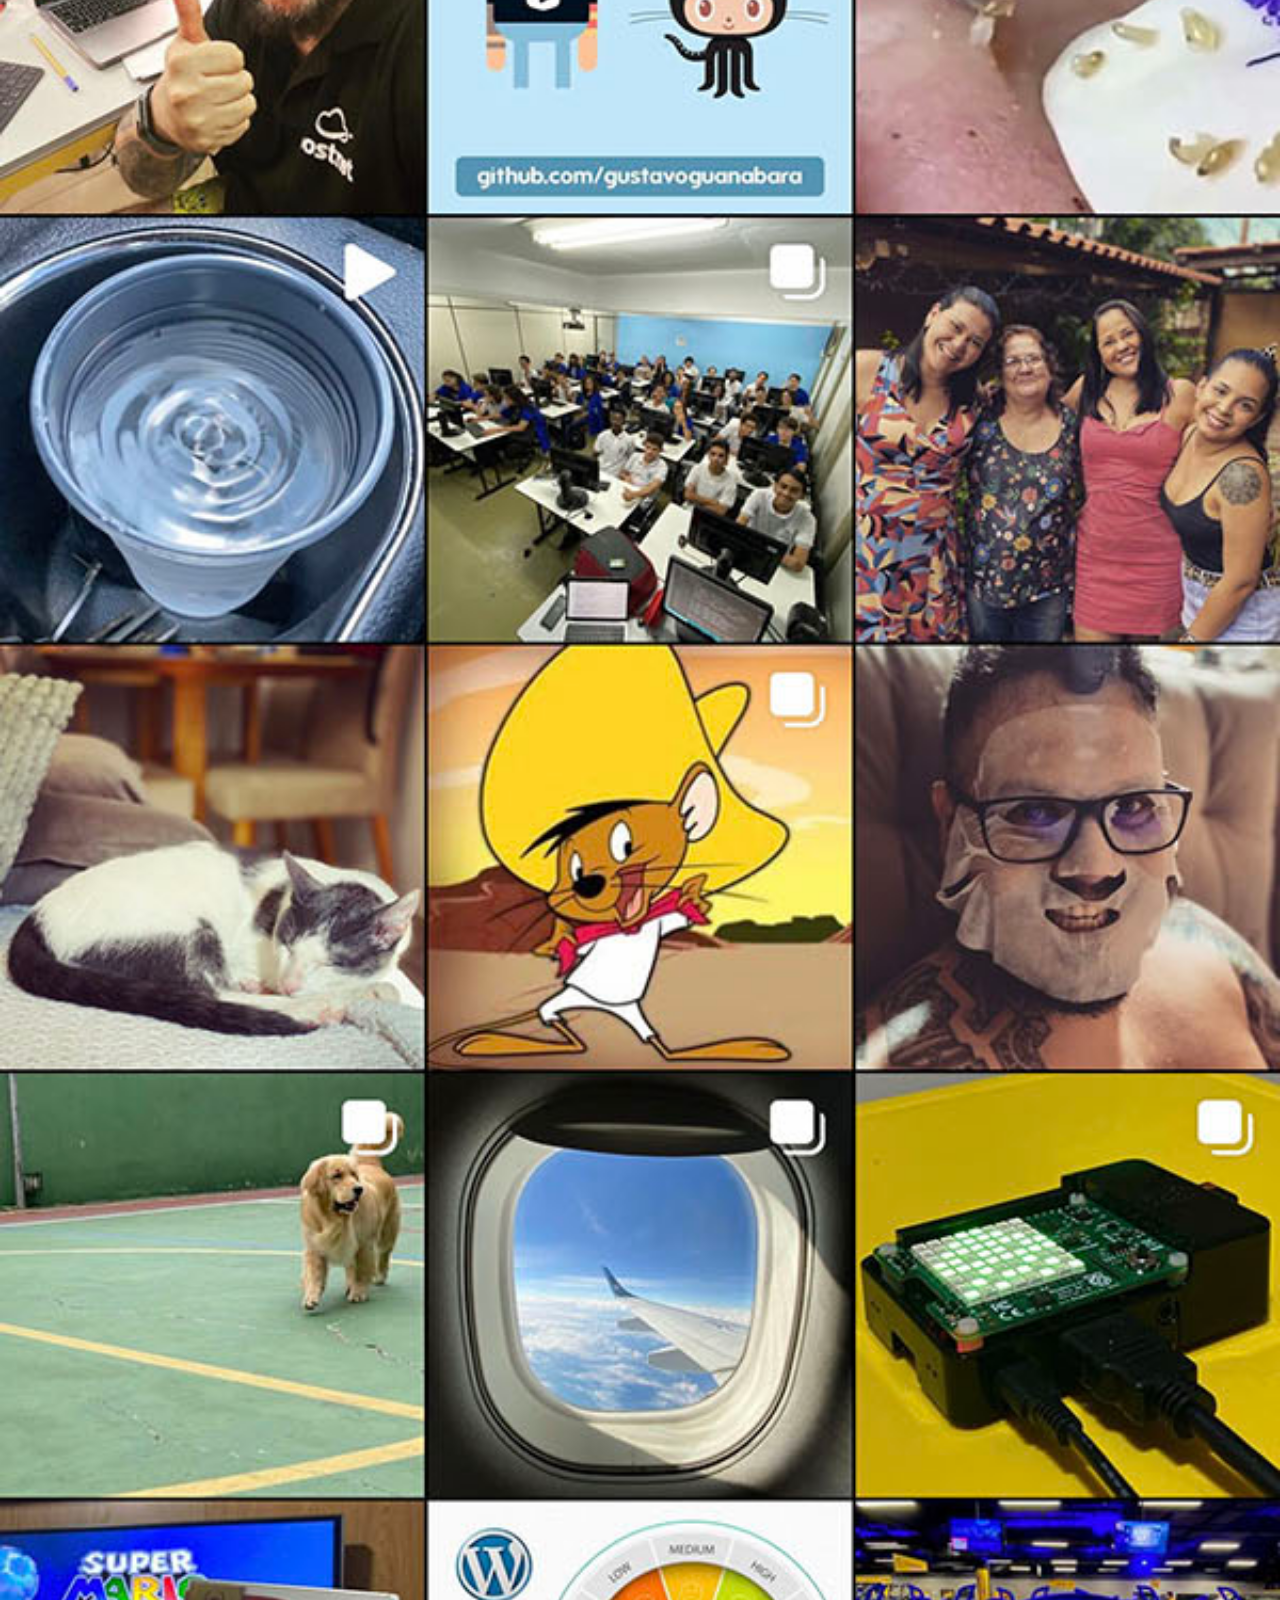
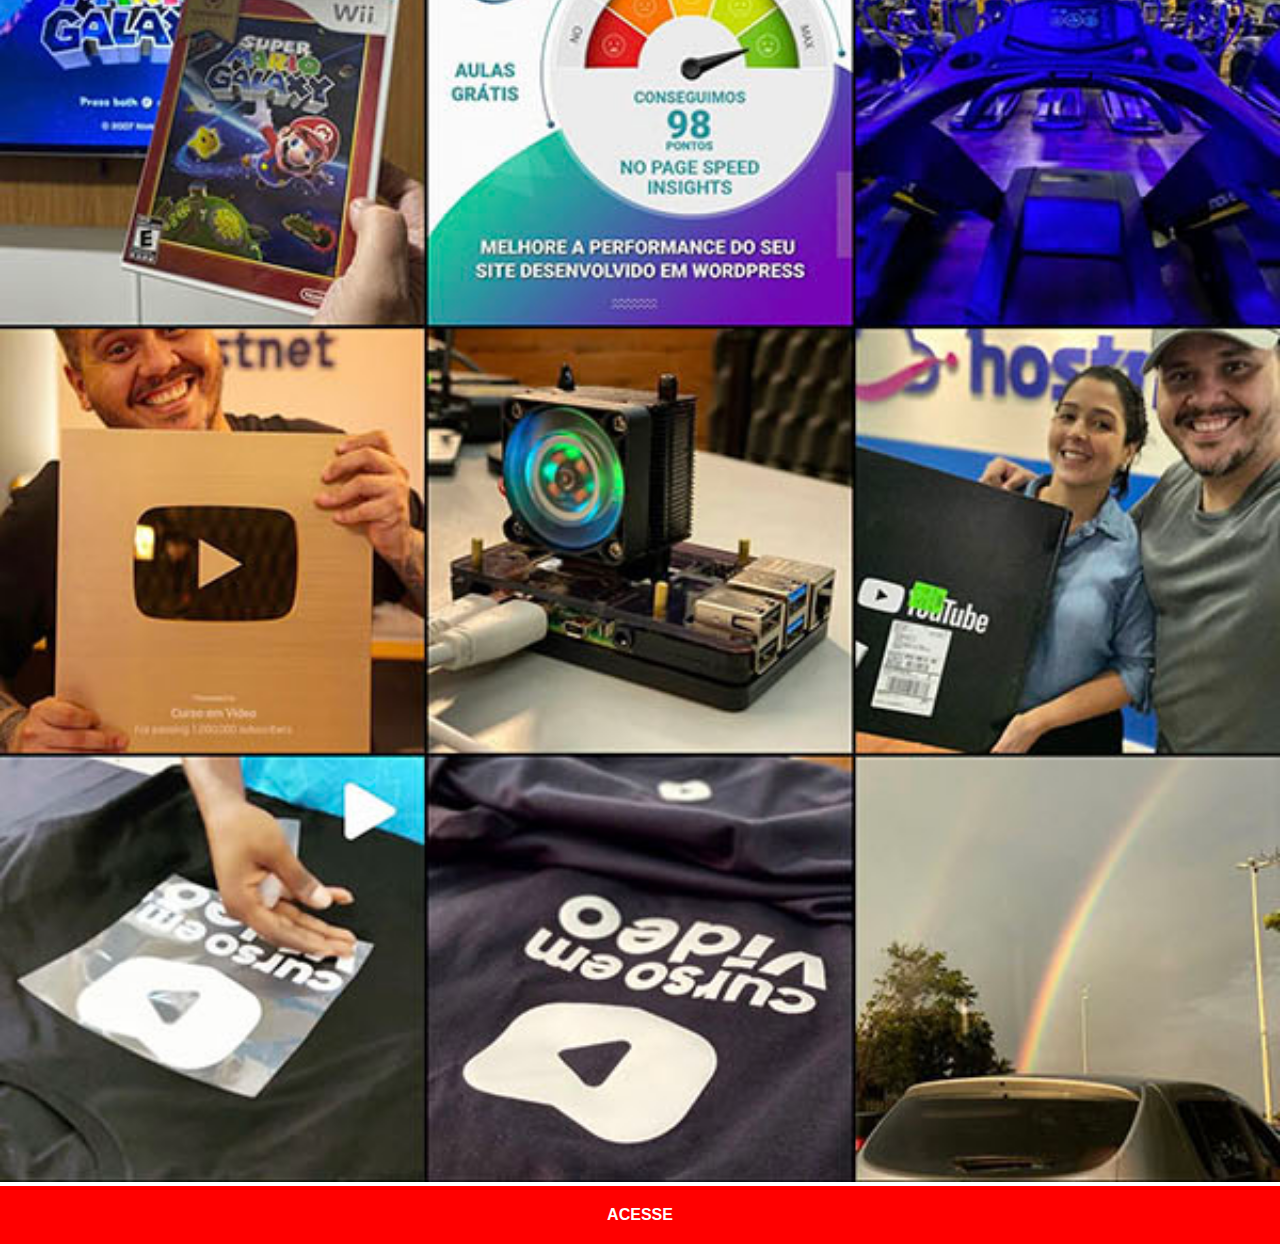
<file: instagram.html>
<!DOCTYPE html>
<html lang="pt-br">
<head>
    <meta charset="UTF-8">
    <meta http-equiv="X-UA-Compatible" content="IE=edge">
    <meta name="viewport" content="width=device-width, initial-scale=1.0">
    <link rel="stylesheet" href="estilo/social.css">
    <title>Instagram</title>
</head>
<body>
    <img src="imagens/tela-instagram.jpg" alt="instagram">
    <a href="https://www.instagram.com/cursoemvideo/" target="_blank">ACESSE</a>
</body>
</html>
</file>
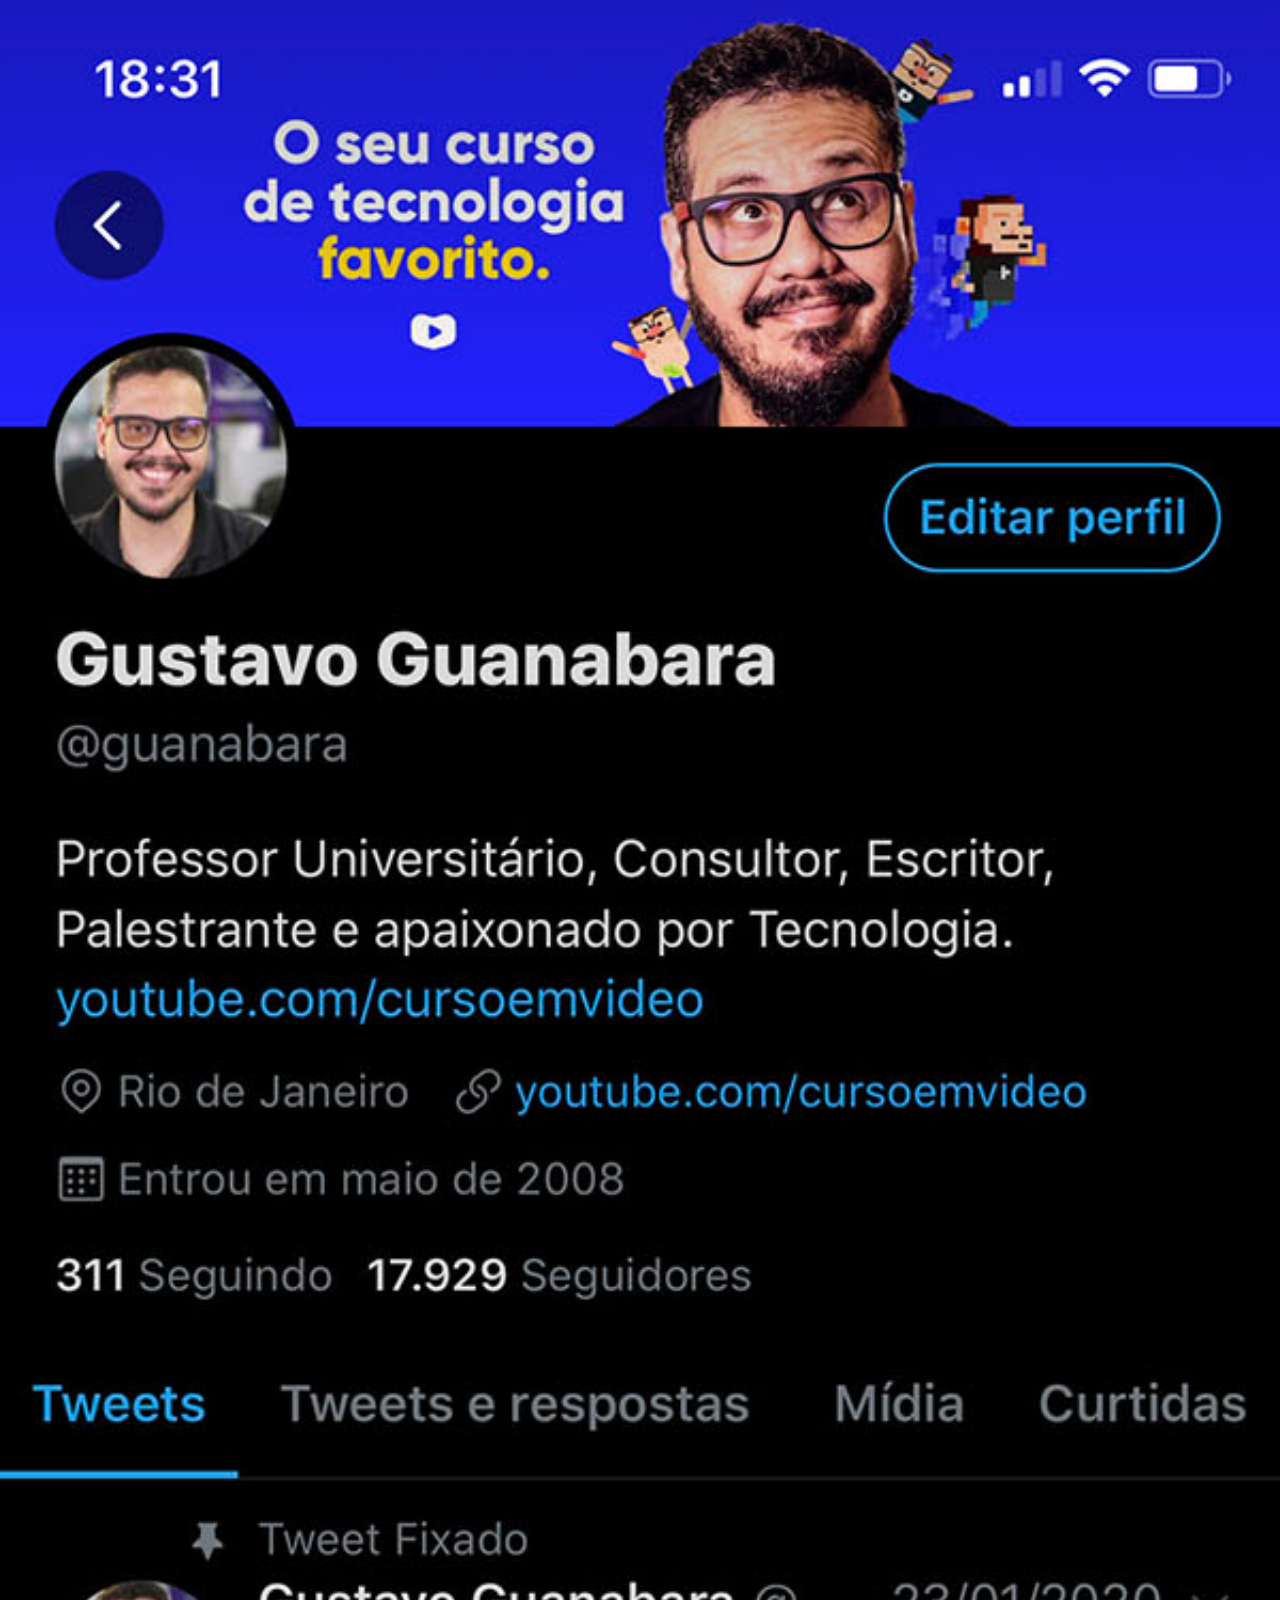
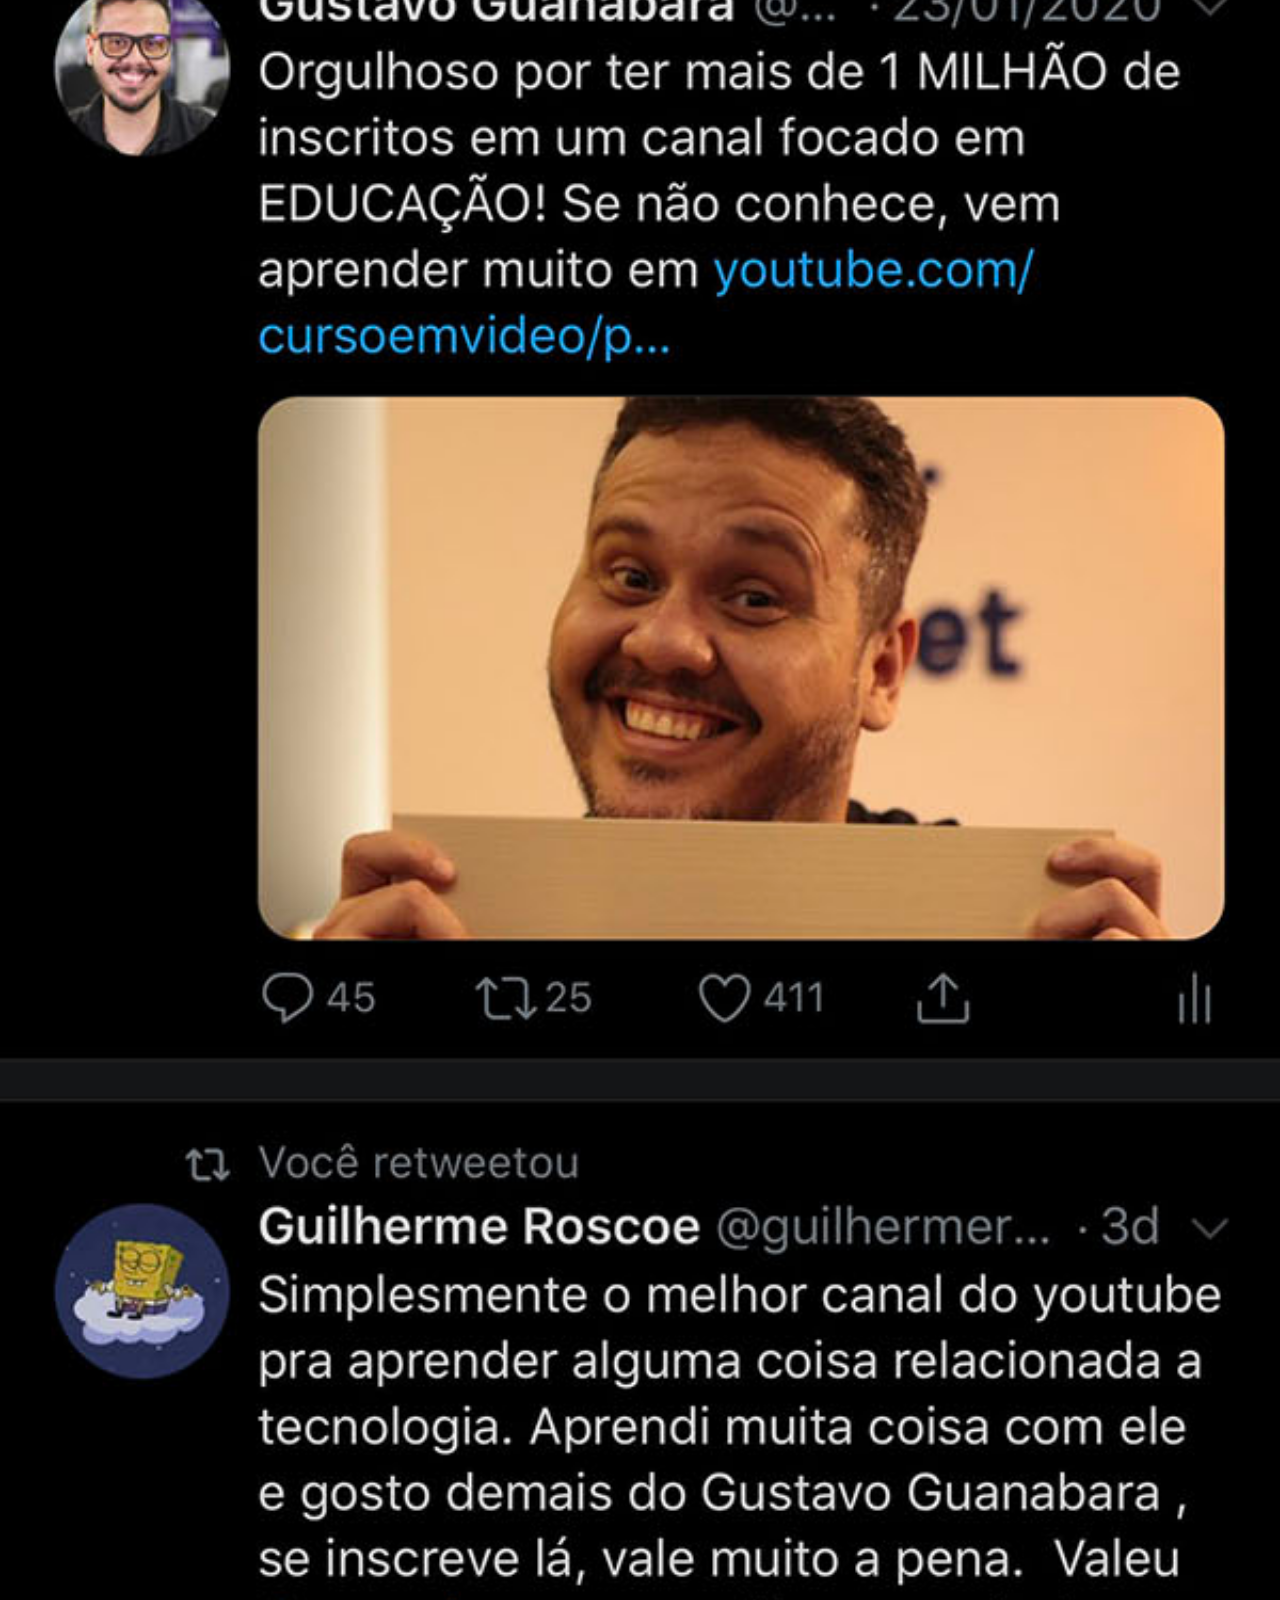
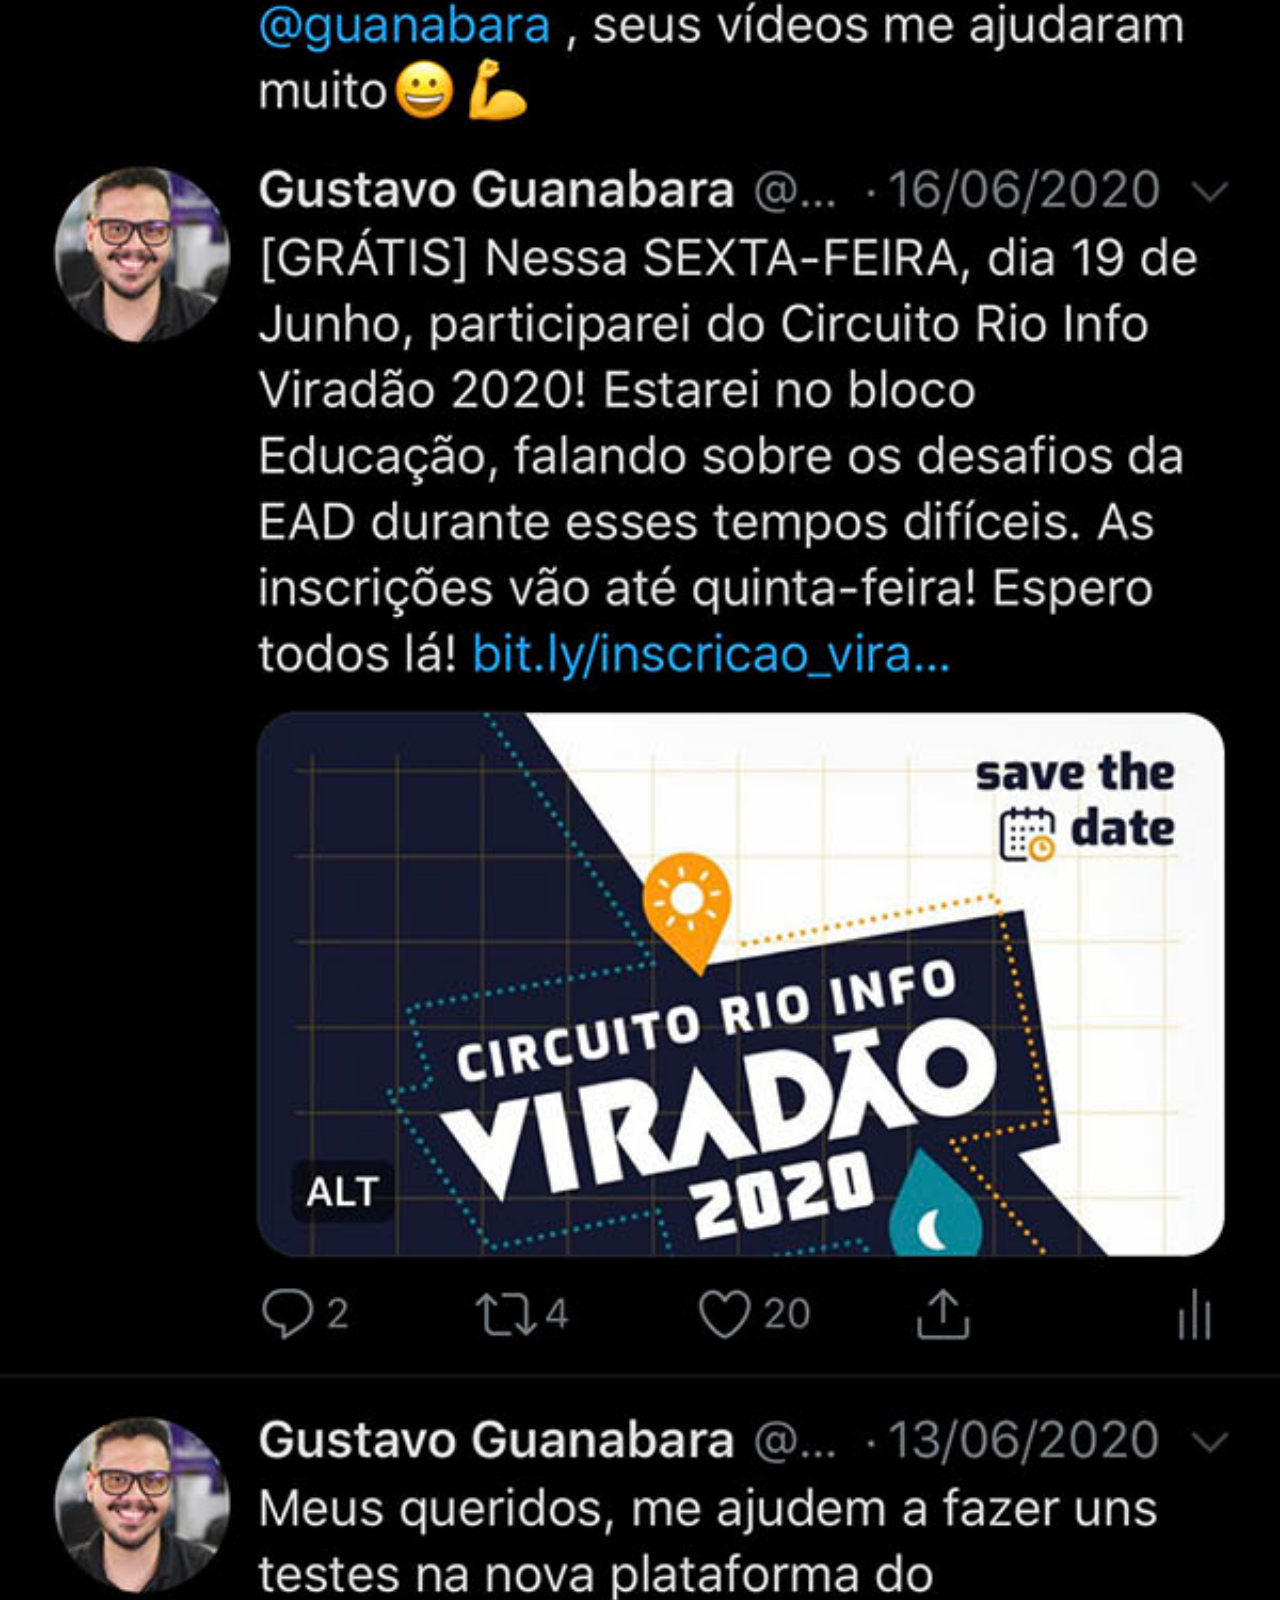
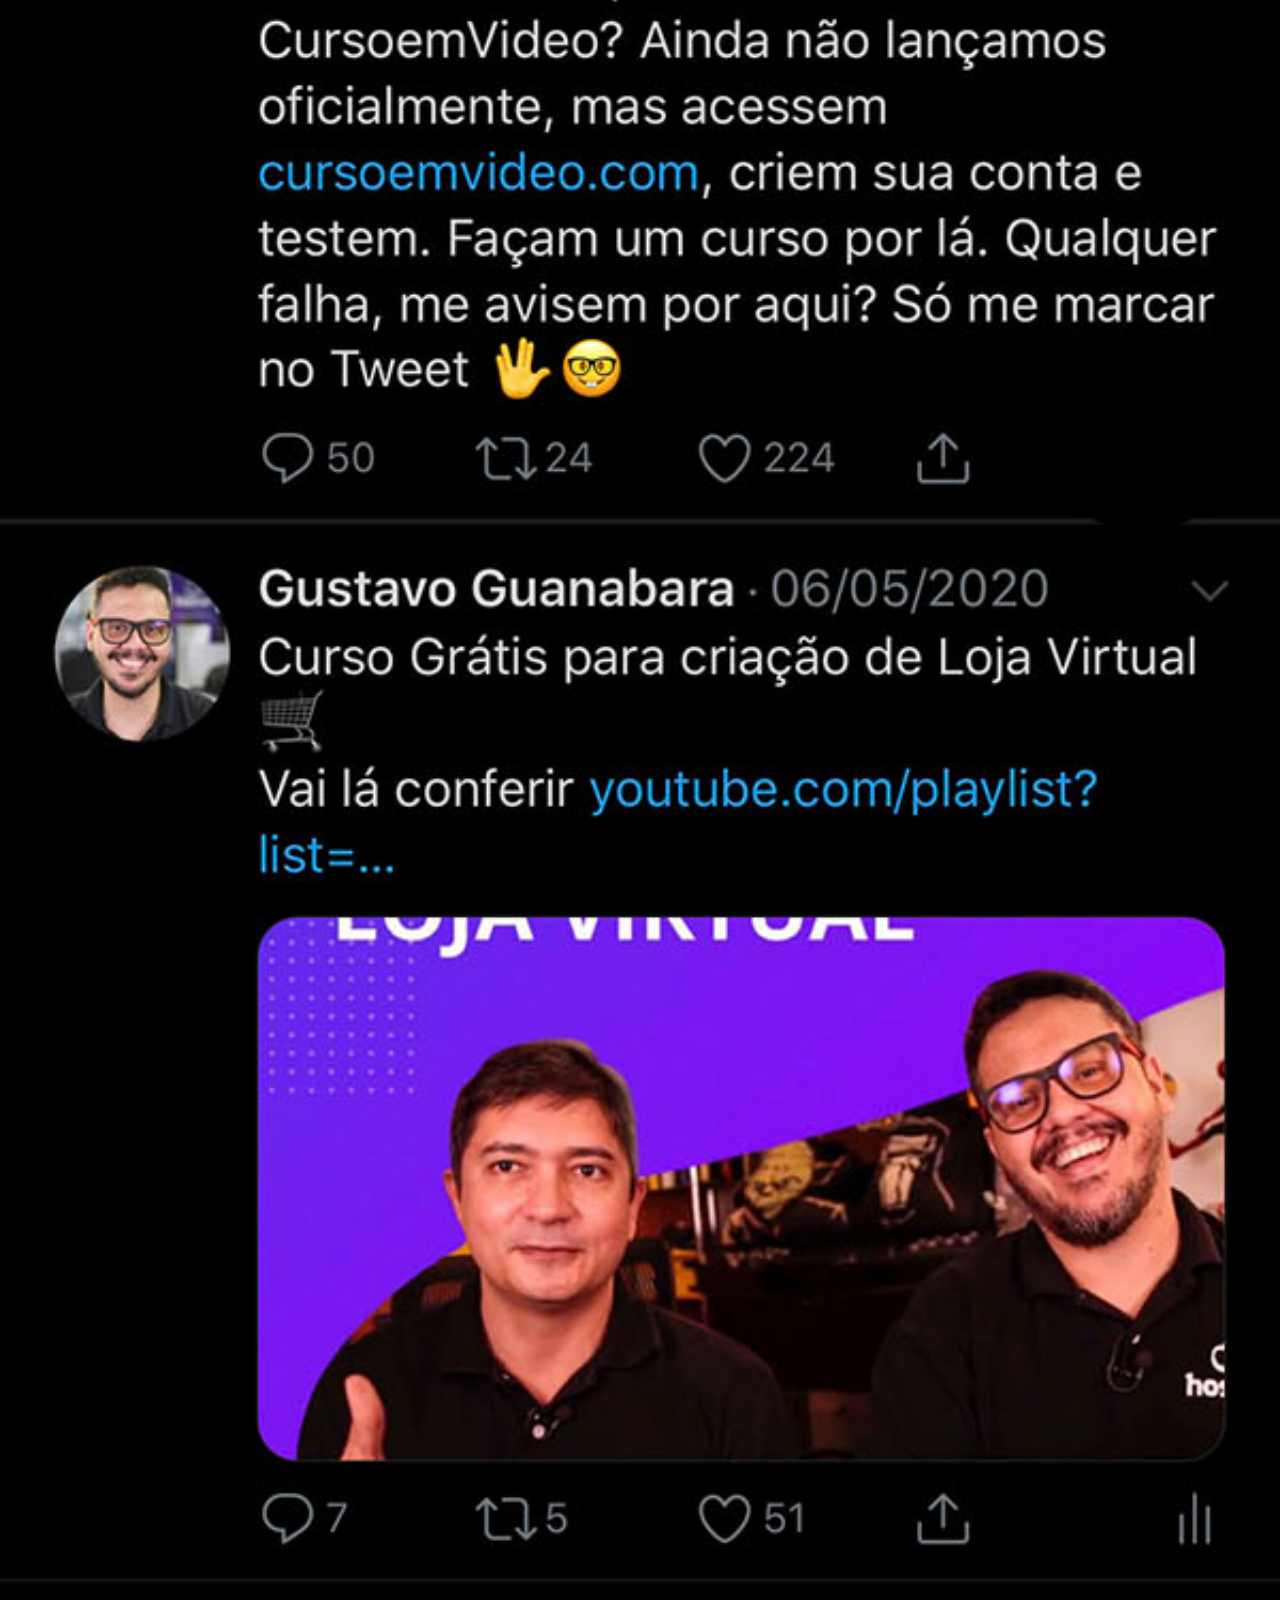
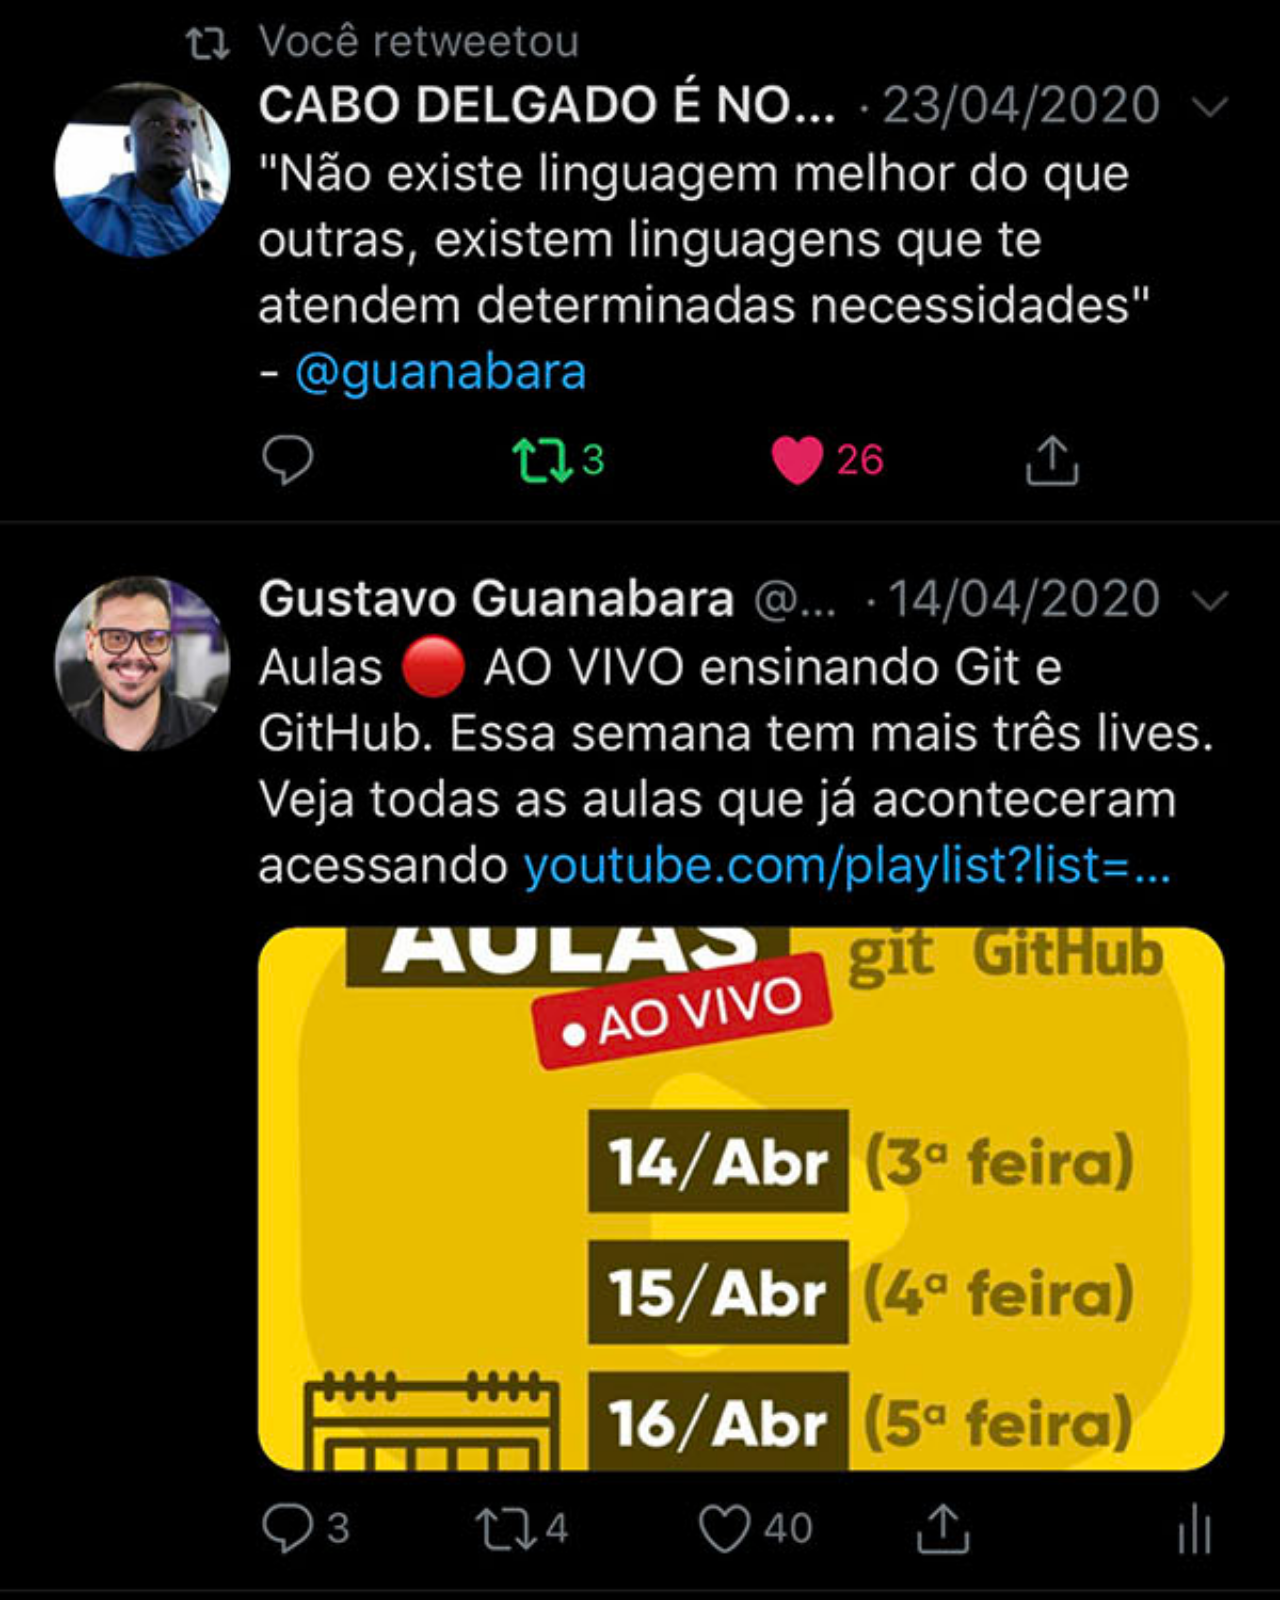
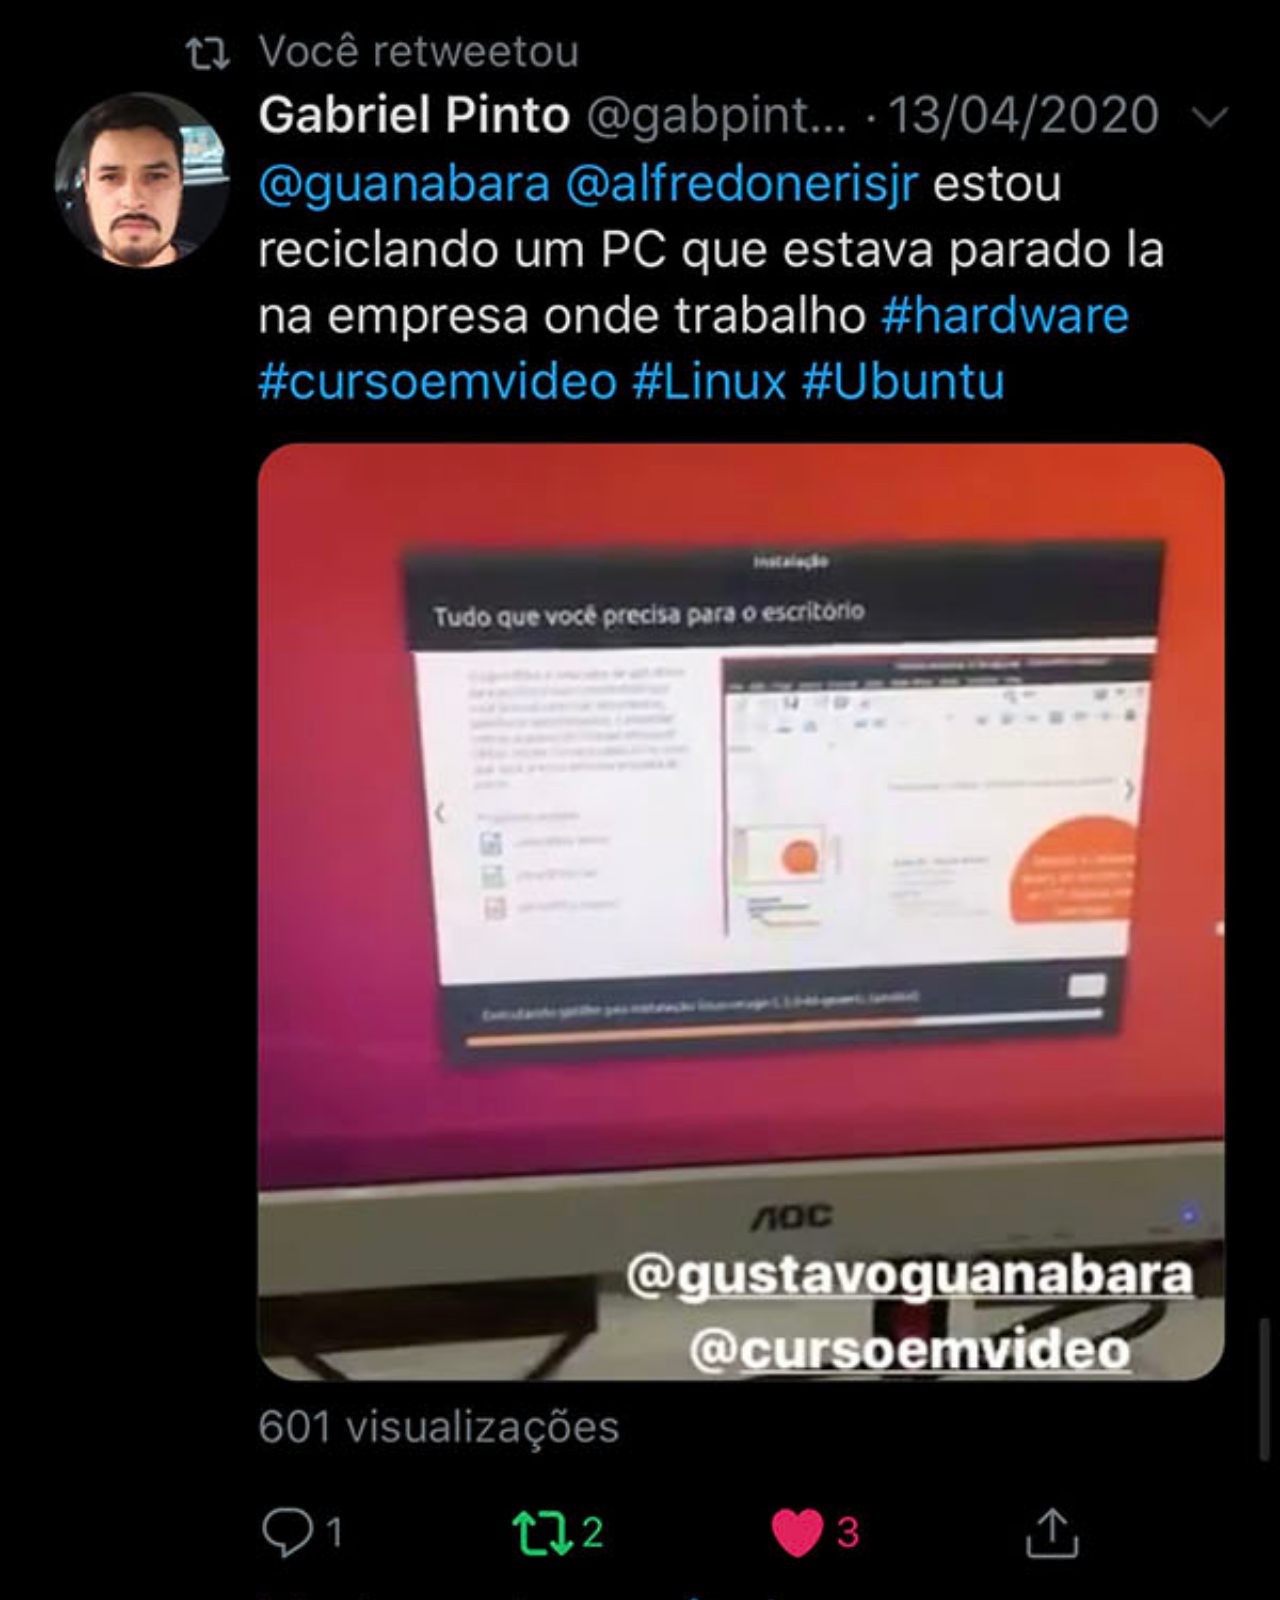
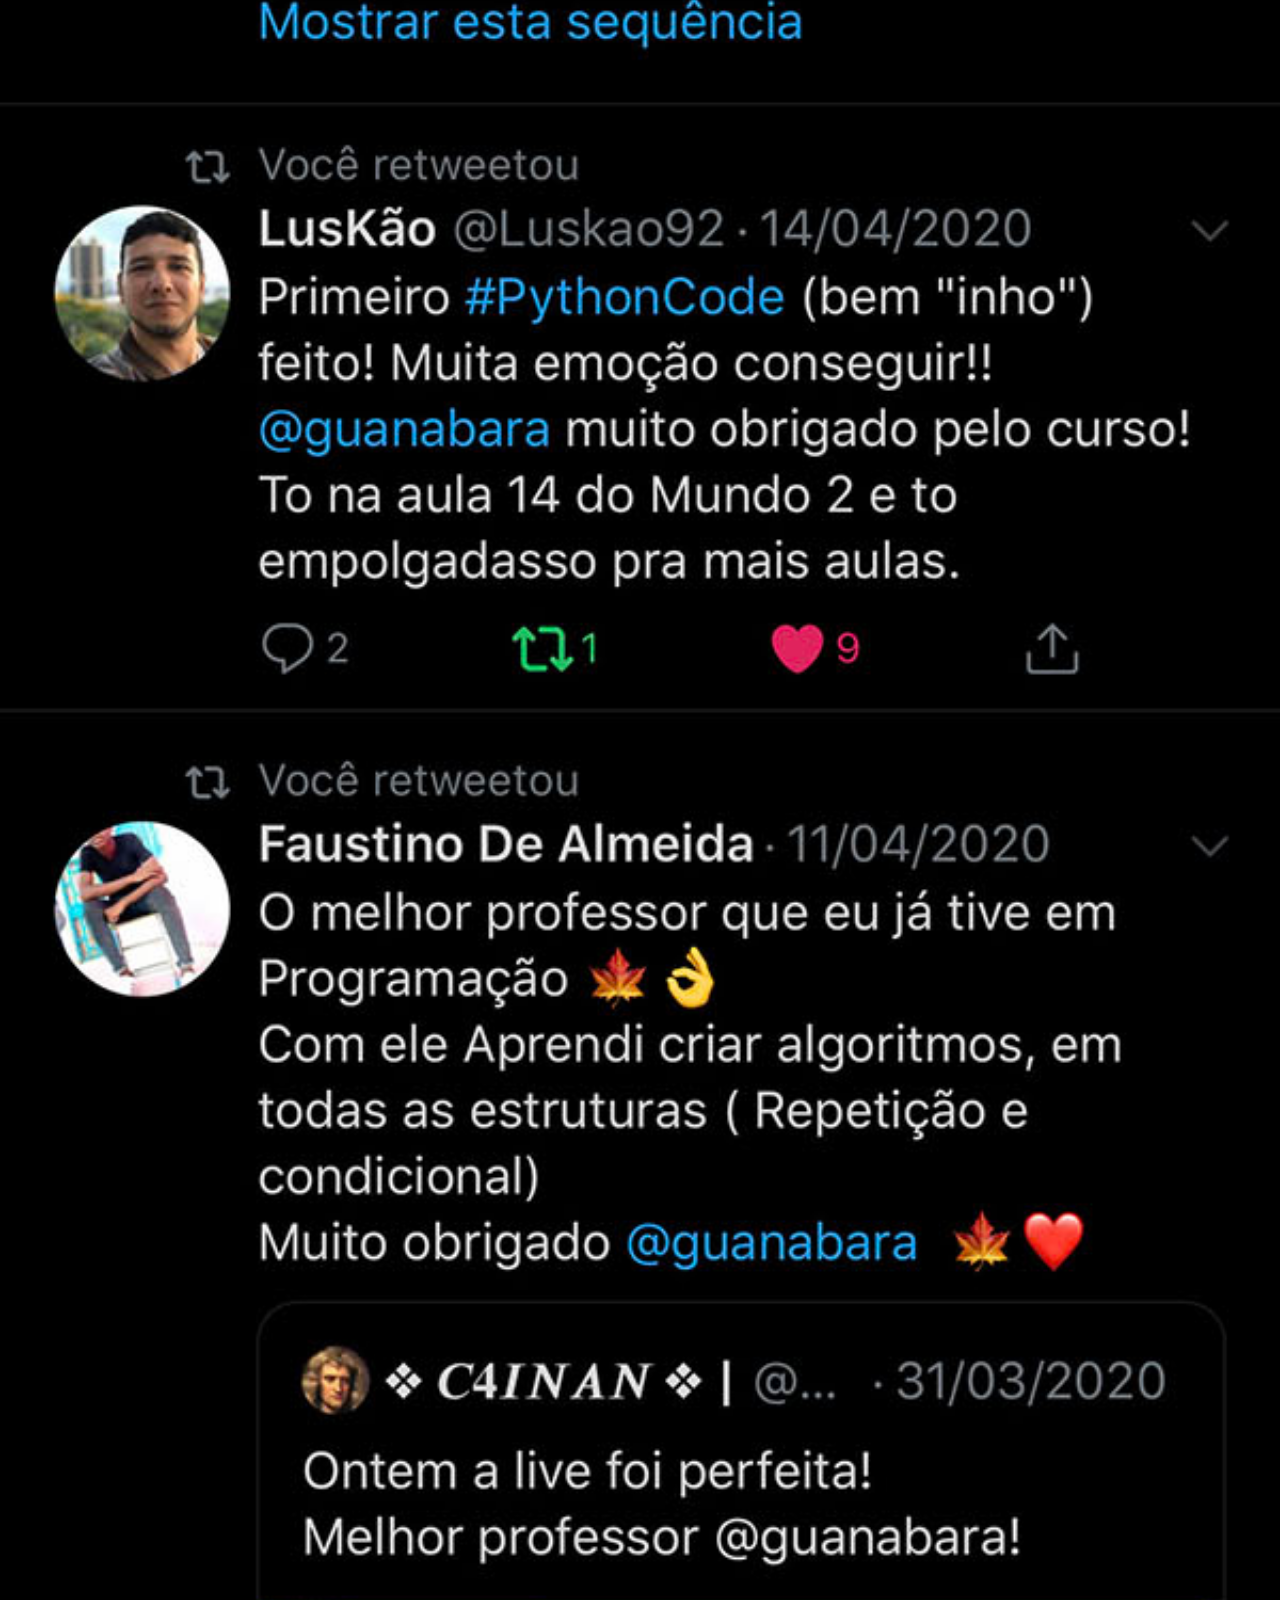
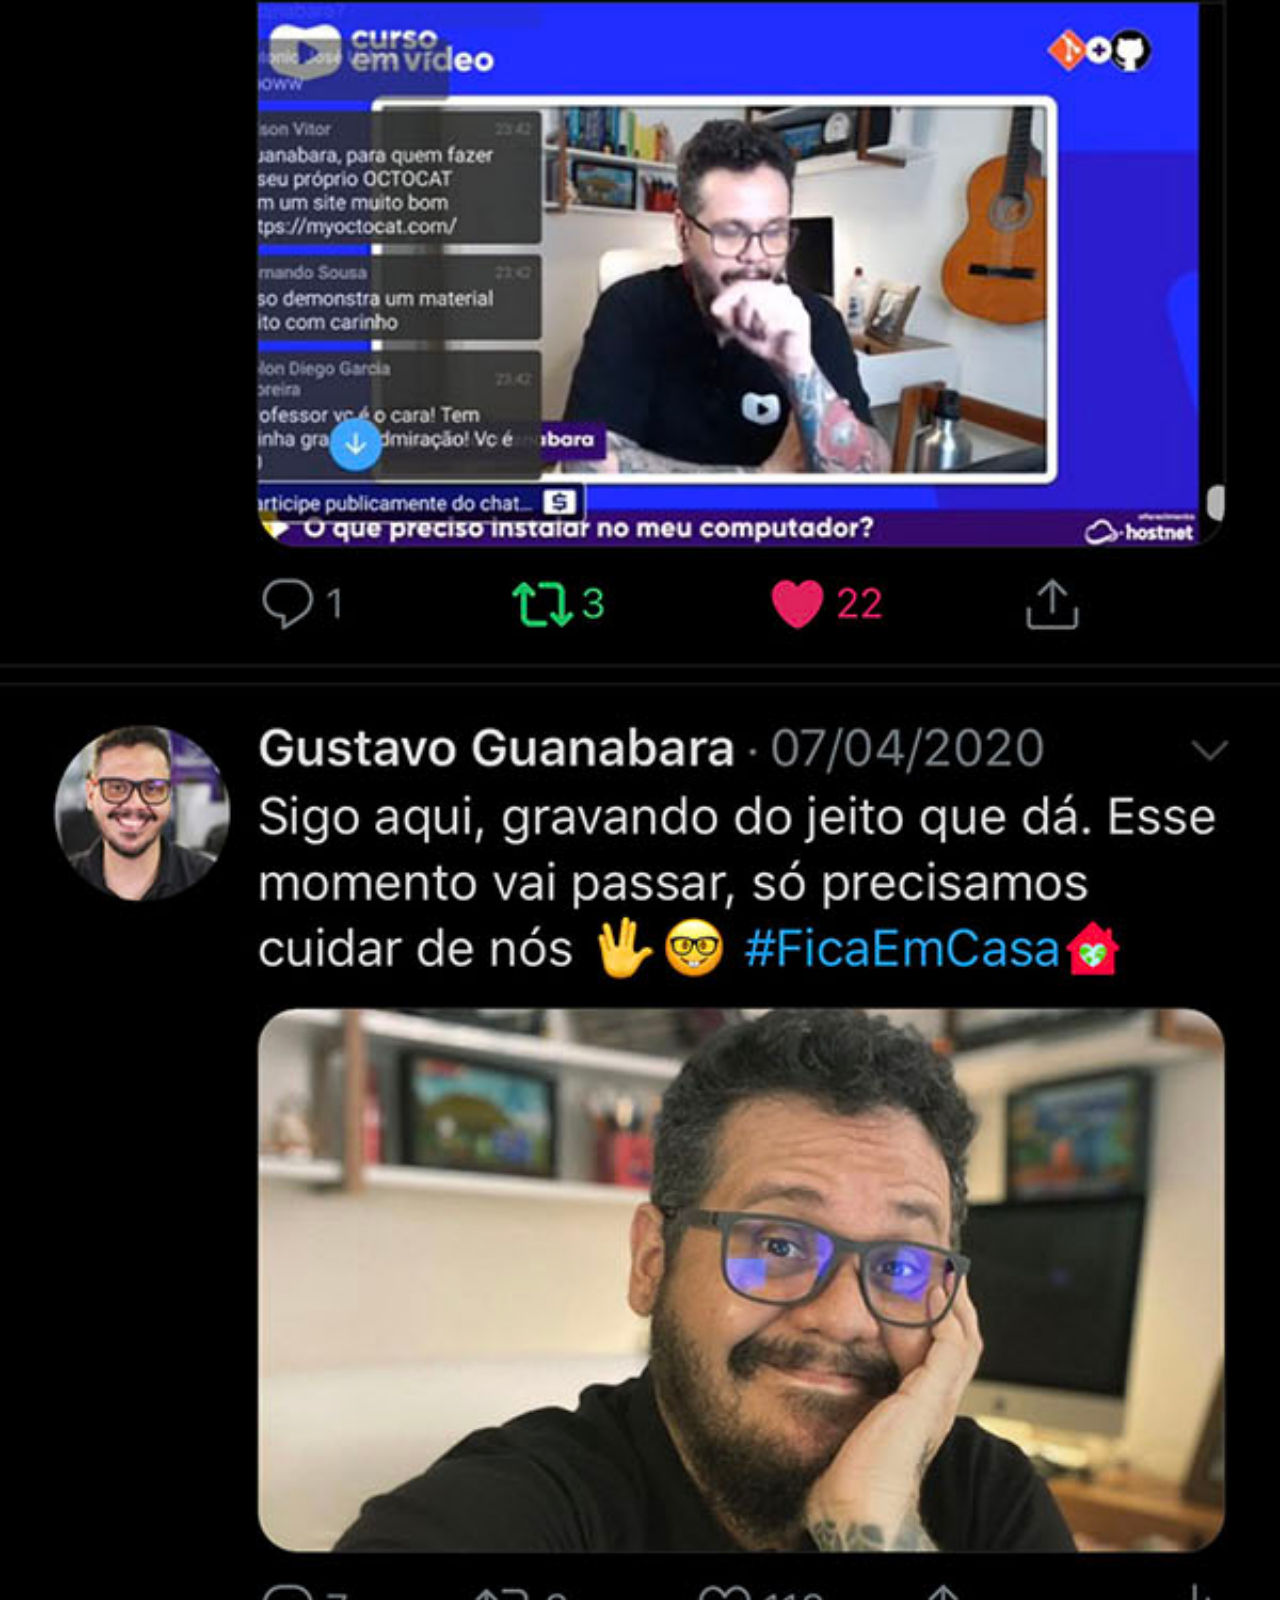
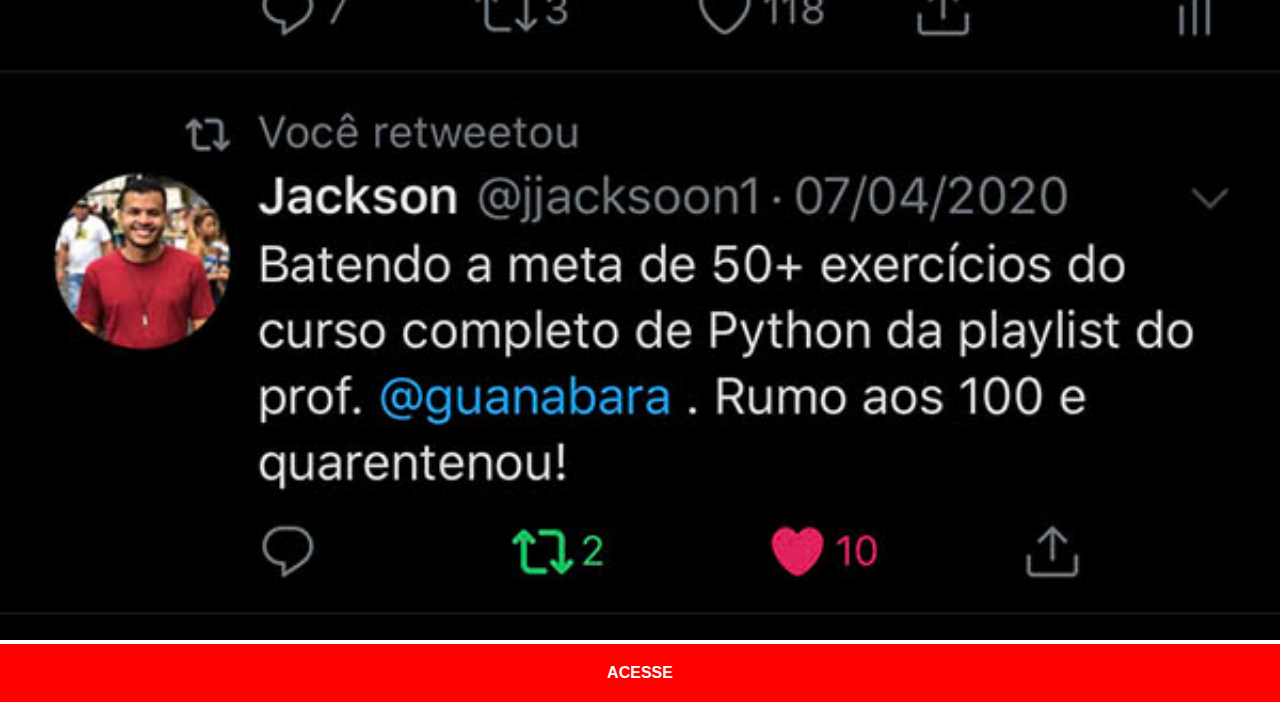
<file: twitter.html>
<!DOCTYPE html>
<html lang="pt-br">
<head>
    <meta charset="UTF-8">
    <meta http-equiv="X-UA-Compatible" content="IE=edge">
    <meta name="viewport" content="width=device-width, initial-scale=1.0">
    <link rel="stylesheet" href="estilo/social.css">
    <title>Twitter</title>
</head>
<body>
    <img src="imagens/tela-twitter.jpg" alt="twitter">
    <a href="https://twitter.com/cursosemvideo" target="_blank">ACESSE</a>
</body>
</html>
</file>
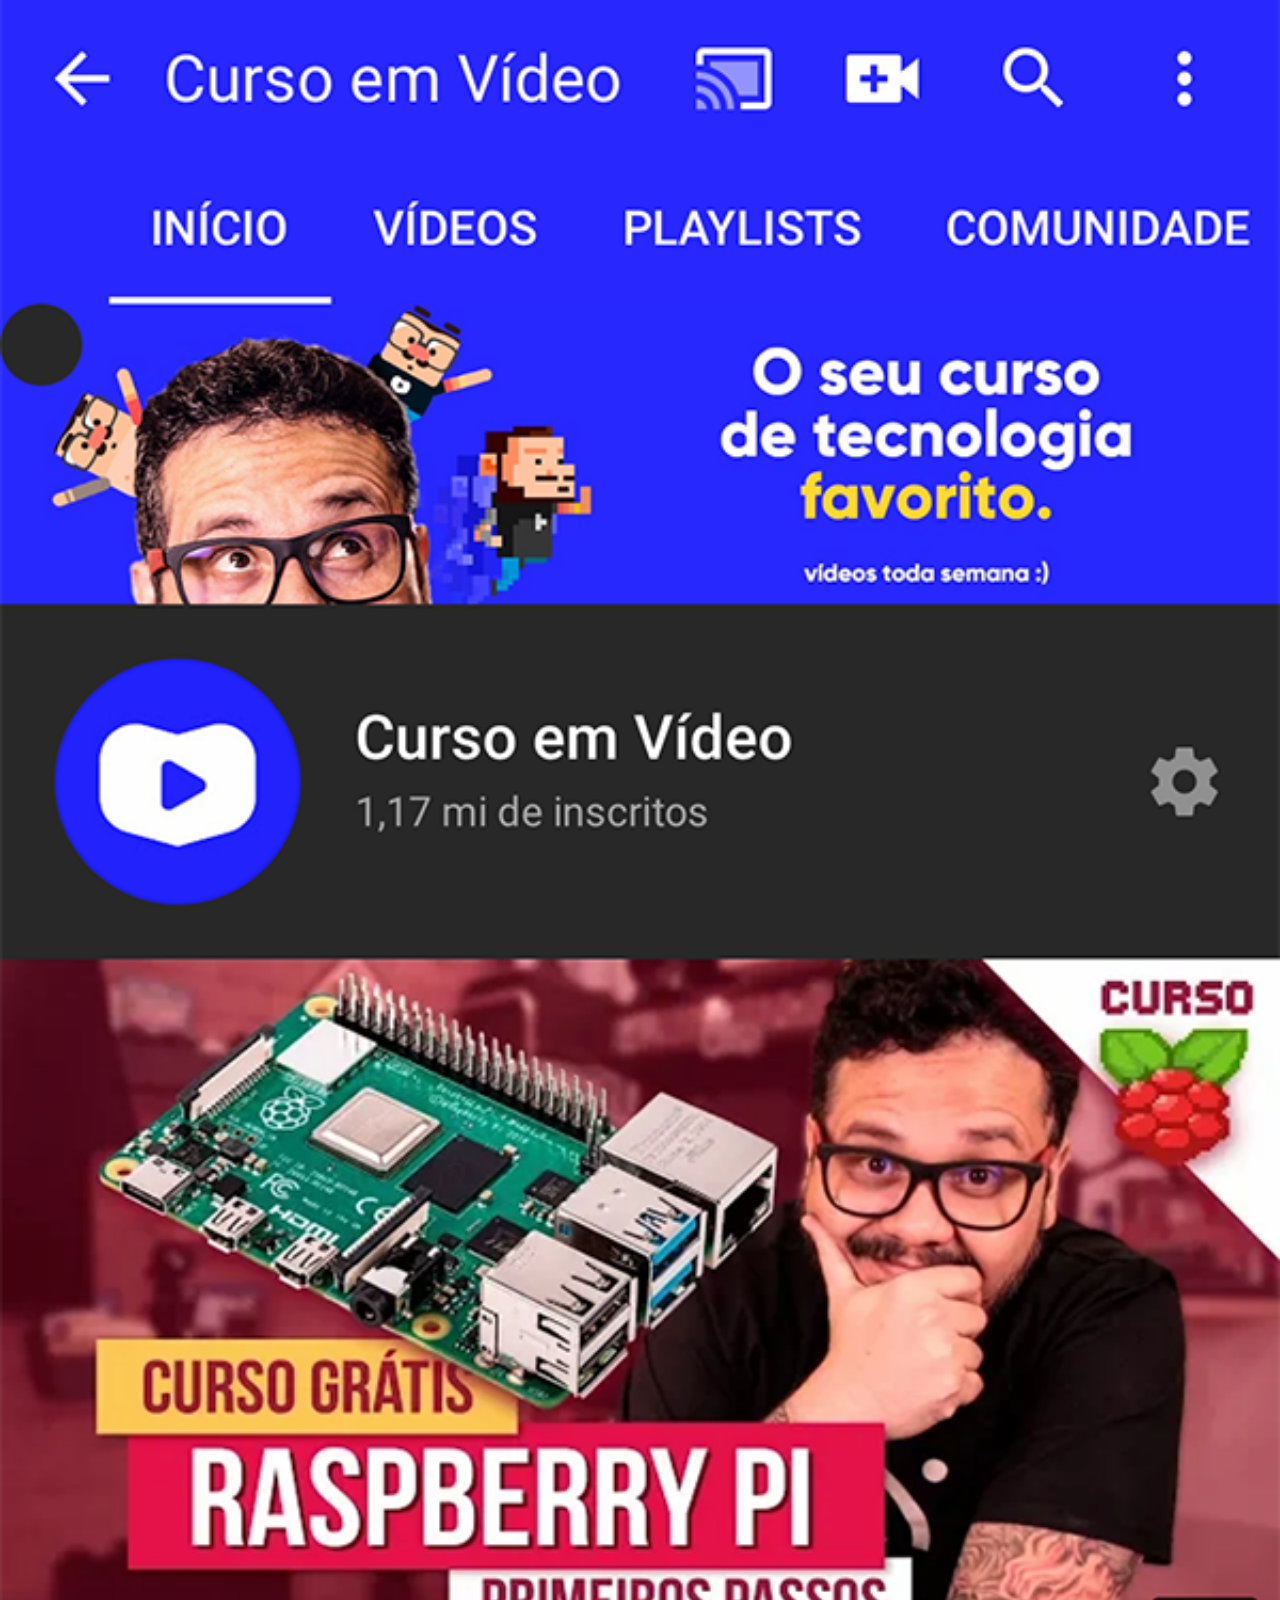
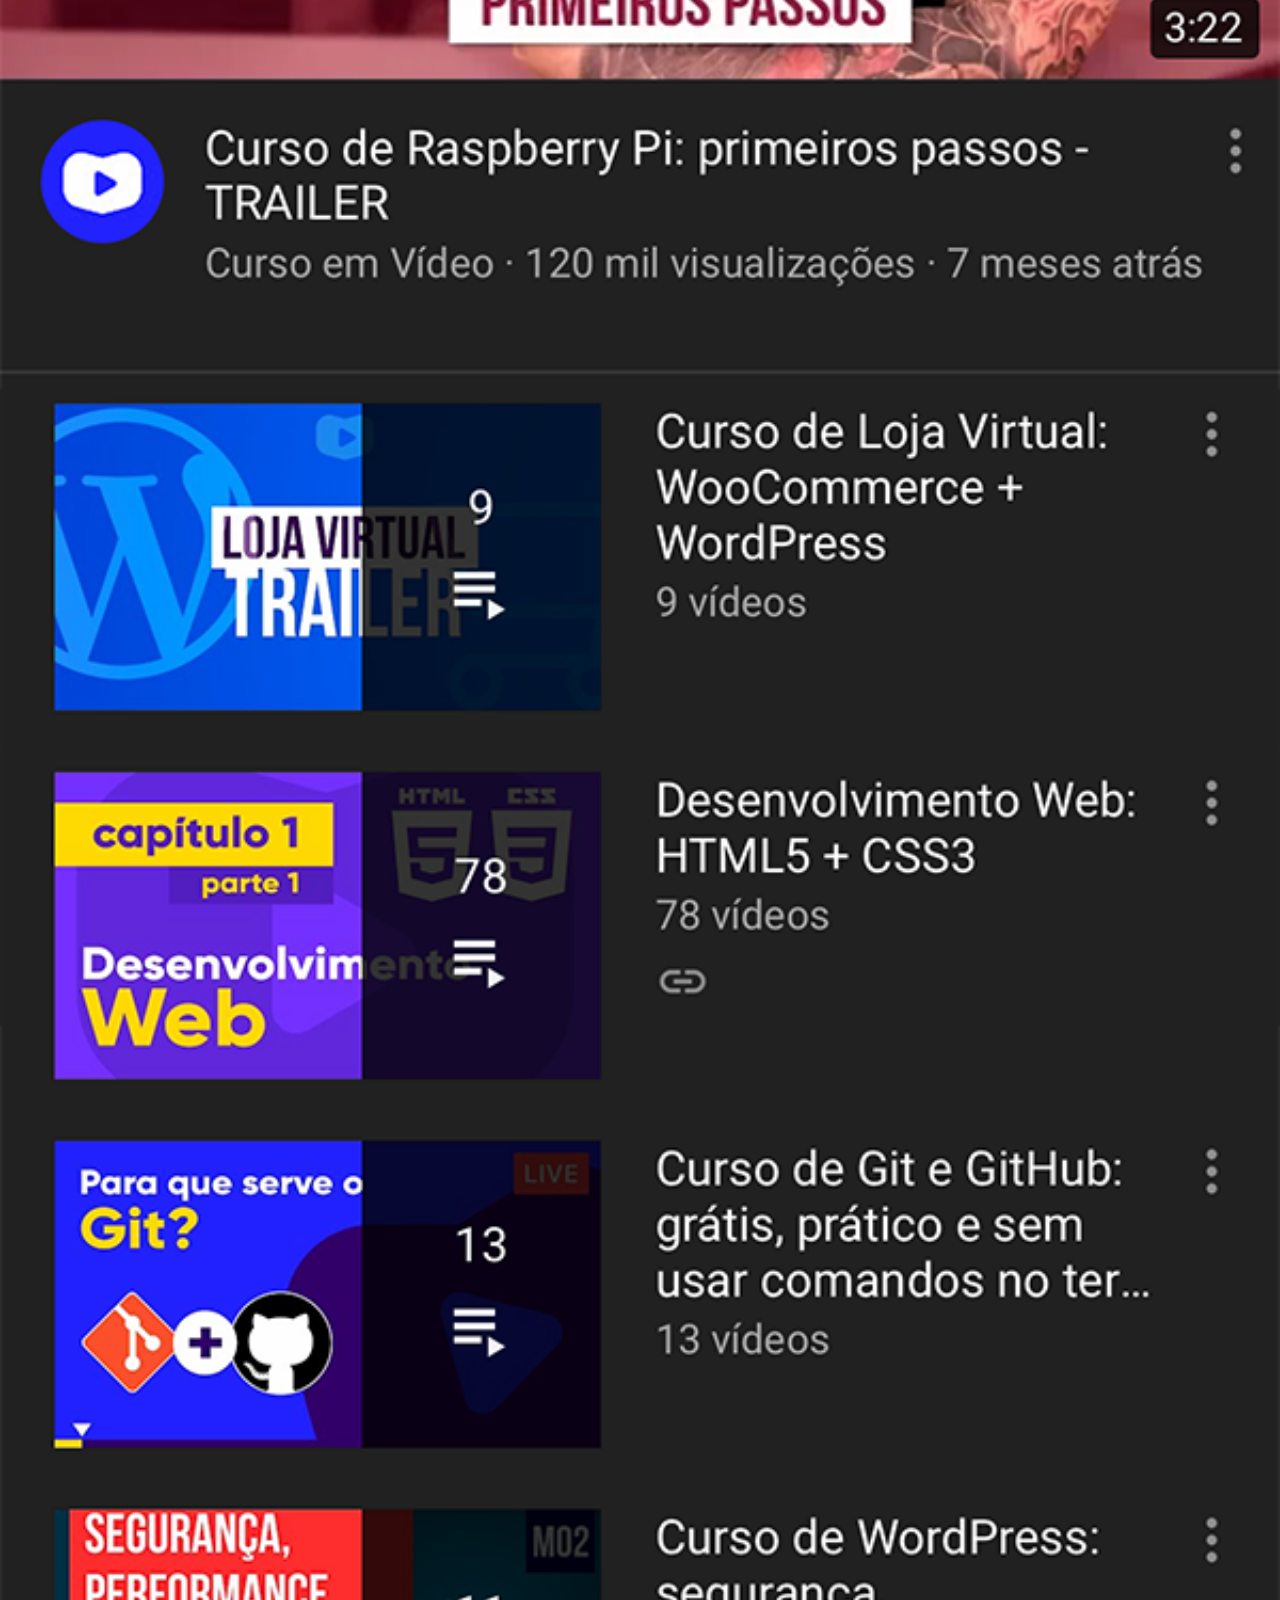
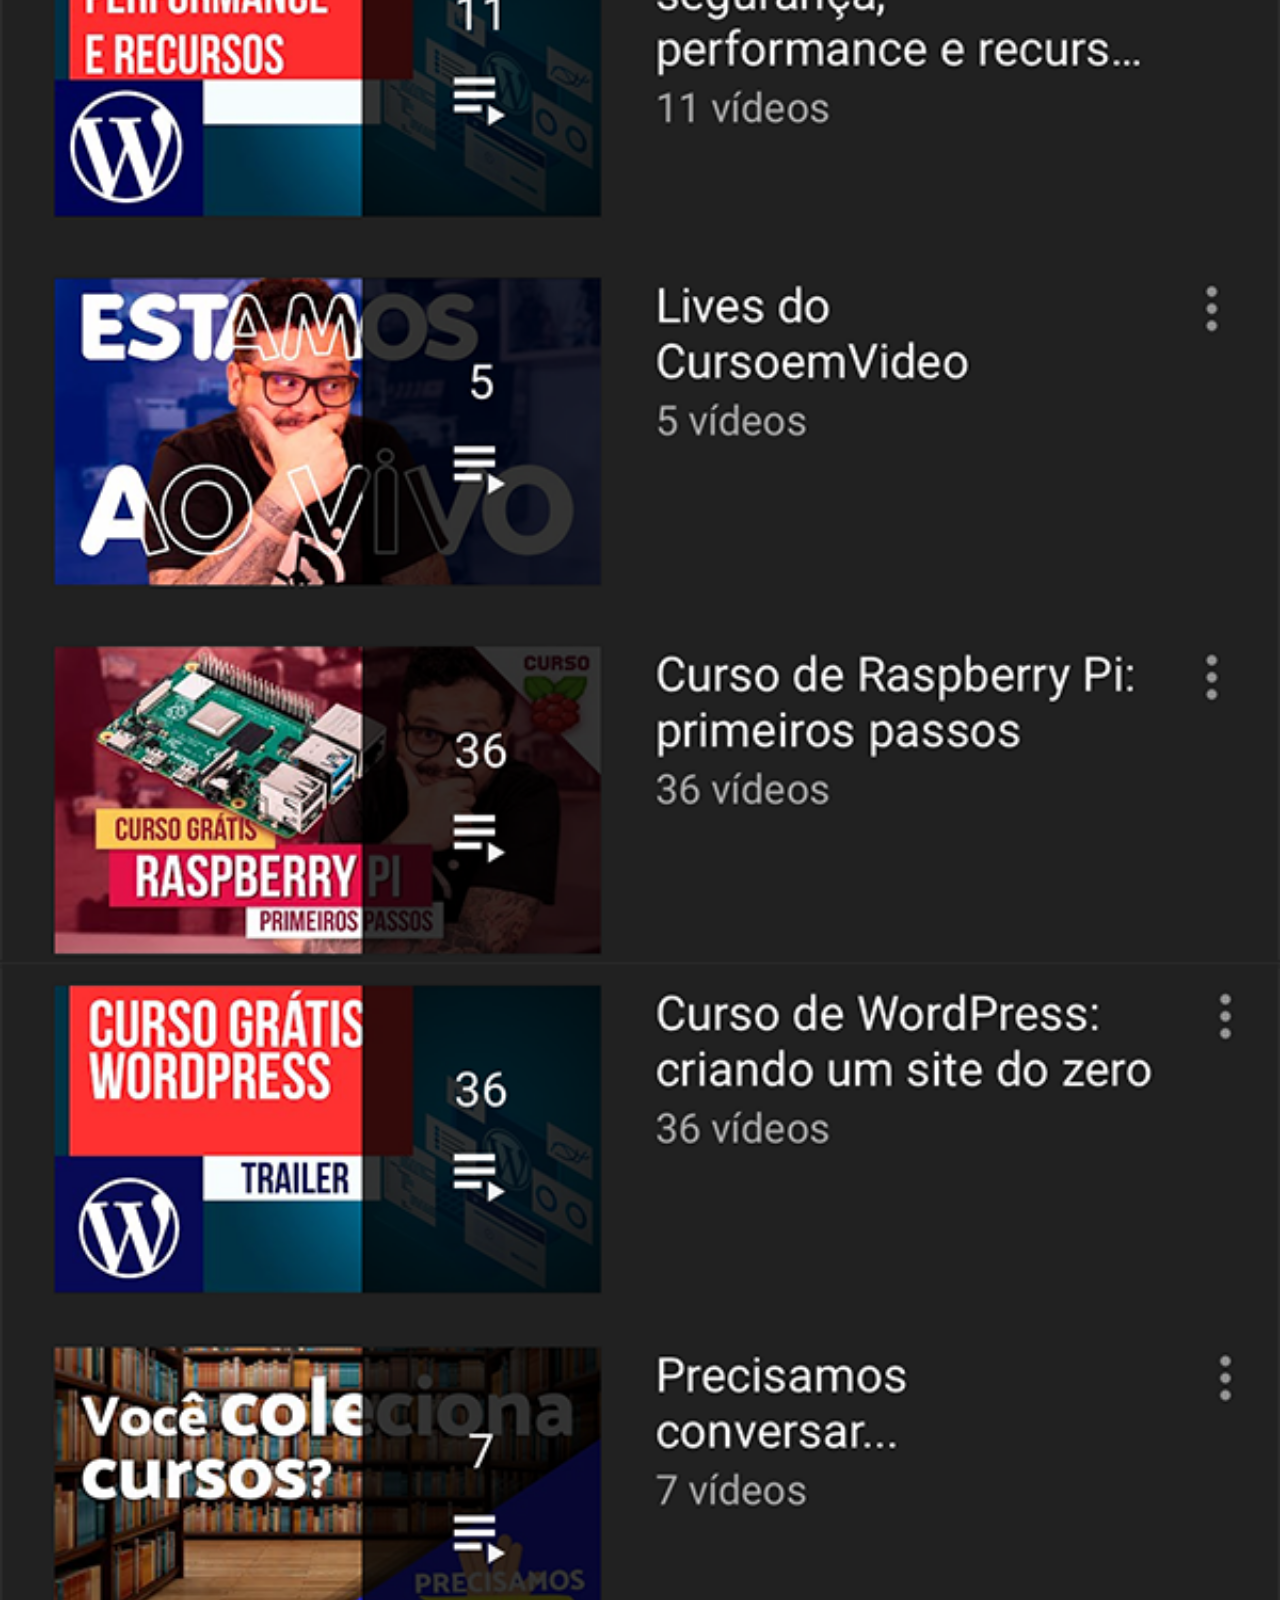
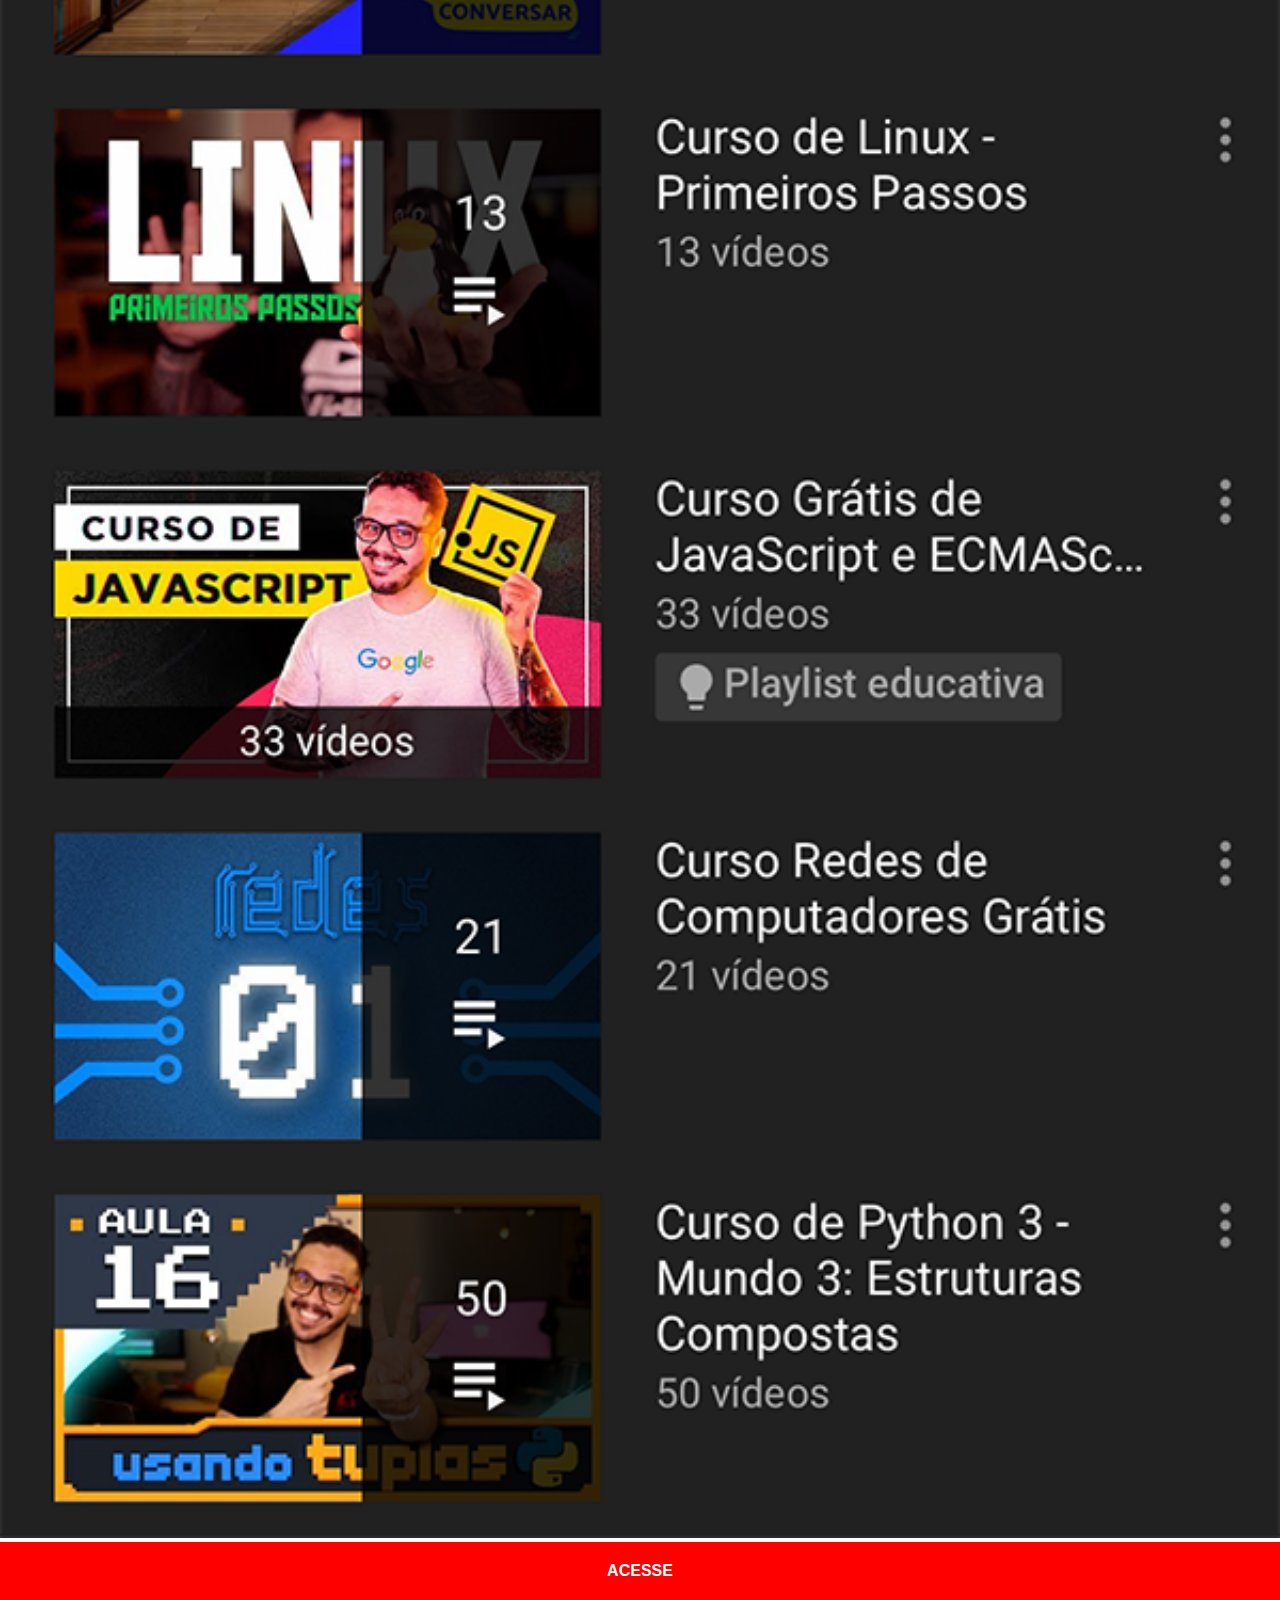
<file: youtube.html>
<!DOCTYPE html>
<html lang="pt-br">
<head>
    <meta charset="UTF-8">
    <meta http-equiv="X-UA-Compatible" content="IE=edge">
    <meta name="viewport" content="width=device-width, initial-scale=1.0">
    <link rel="stylesheet" href="estilo/social.css">
    <title>Youtube</title>
</head>
<body>
    <img src="imagens/tela-youtube.png" alt="youtube">
    <a href="https://www.youtube.com/channel/UCrWvhVmt0Qac3HgsjQK62FQ" target="bl
    ">ACESSE</a>
</body>
</html>
</file>
<file: estilo/style.css>
@charset "UTF-8";

* {
    margin: 0px;
    padding: 0px;
    font-family: Arial, Helvetica, sans-serif;
}

html, body {
    height: 100vh;
    width: 100vw;
    background-color: #000000;
}

body {
    background: url("../imagens/fundo-madeira.jpg") top center;
    background-size: cover;
    background-attachment: fixed;
}

main {
    position: relative;
    height: 100vh;
}

section#telefone {
    position: absolute;
    top: 50%;
    left: 50%;
    transform: translate(-50%, -50%);
    height: 627px;
    width: 311px;
    background: url("../imagens/frame-iphone.png");
}

iframe#tela {
    position: relative;
    top: 80px;
    left: 22px;
    width: 267px;
    height: 471px;
}

section#redes_sociais {
    text-align: right;
}

section#redes_sociais img {
    width: 50px;
    margin: 10px;
    border-radius: 50%;
    box-shadow: 2px 2px 5px rgba(0, 0, 0, 0.400);
    box-sizing: border-box;
}

section#redes_sociais img:hover {
    border: 2px solid rgba(255, 255, 255, 0.600);
    transform: translate(-3px, -3px);
    box-shadow: 5px 5px 10px rgba(0, 0, 0, 0.600);
    transition: transform .4s, border 1s;
}
</file>
<file: estilo/social.css>
@charset "UTF-8";

* {
    margin: 0px;
    padding: 0px;
    font-family: Arial, Helvetica, sans-serif;
}

::-webkit-scrollbar {
    width: 0px;
    height: 0px;
}

img {
    width: 100vw;
}

a {
    display: block;
    background-color: #ff0000;
    color: #ffffff;
    padding: 20px;
    text-align: center;
    font-weight: bolder;
    text-decoration: none;
}

a:hover {
    background-image: linear-gradient( to top, #ff0000, rgba(0, 0, 0, 0.557) 90%);
    color: #ffffffe3;
}
</file>
